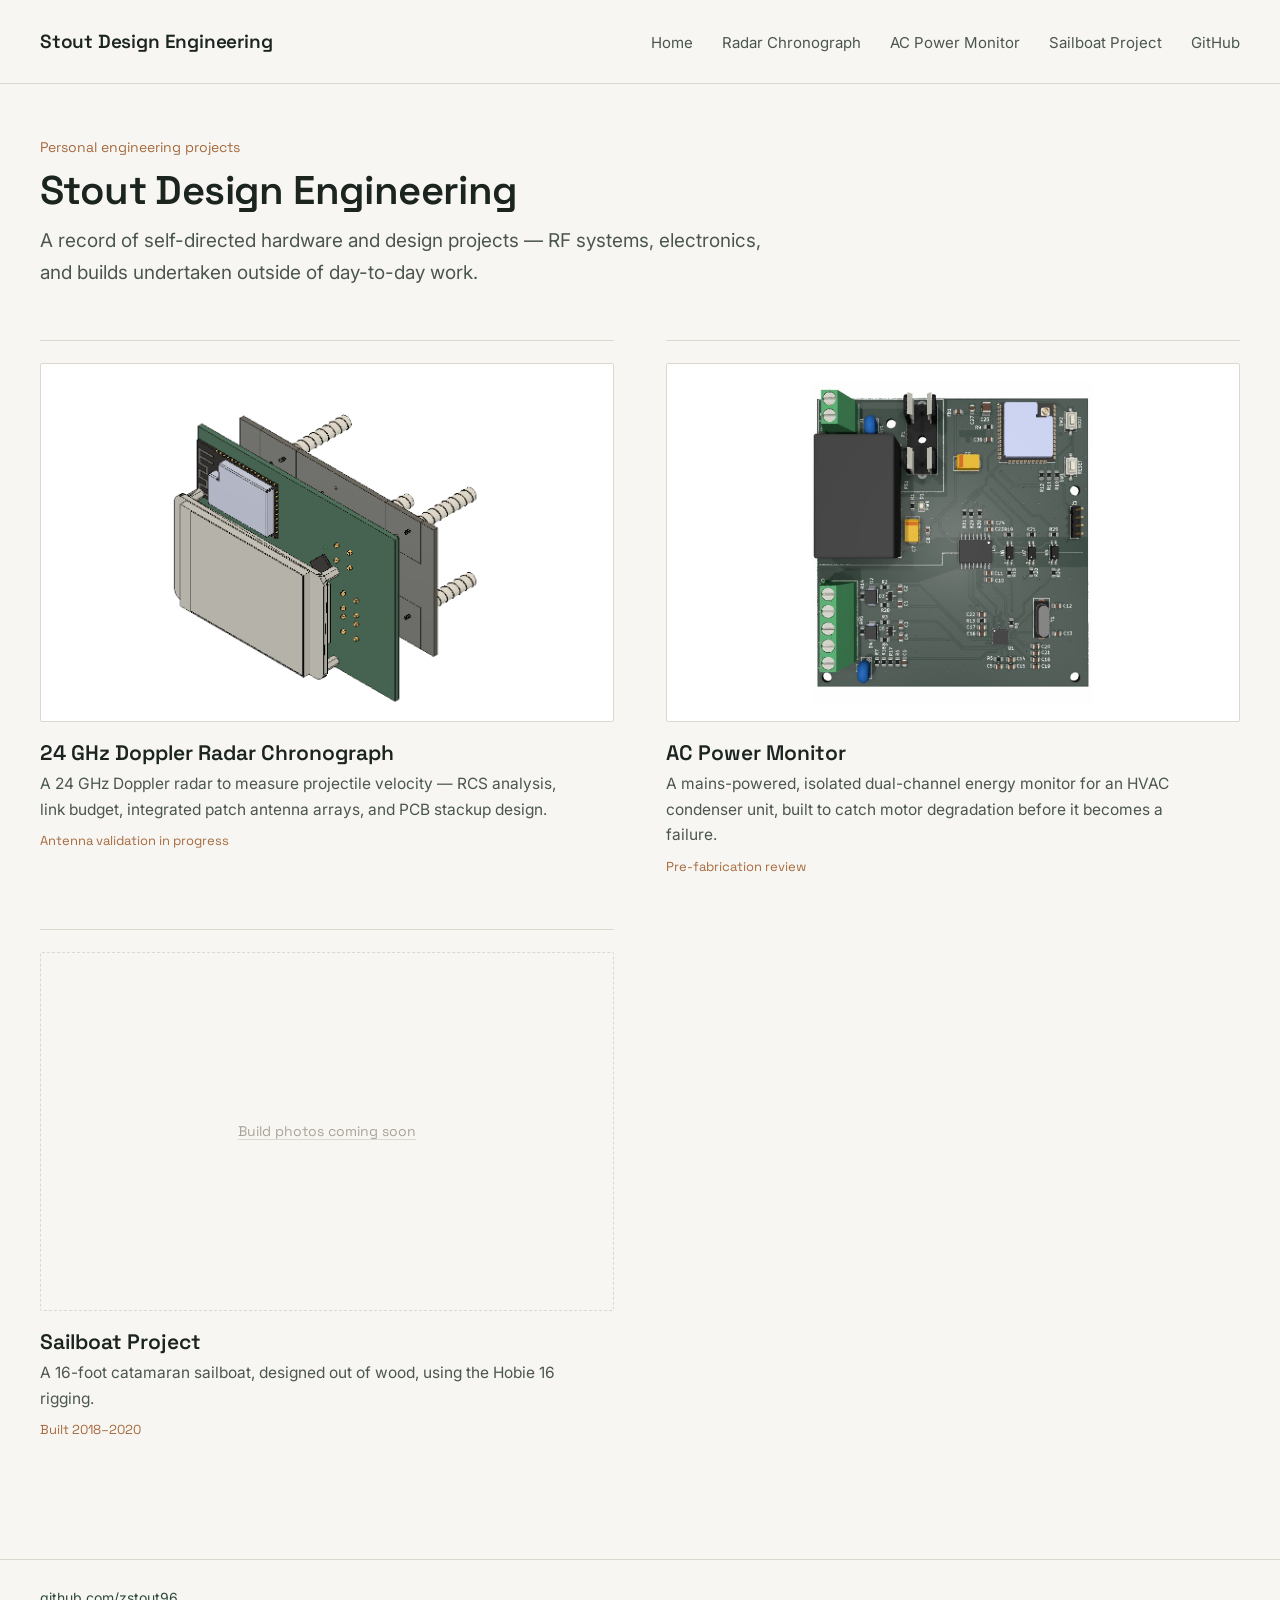
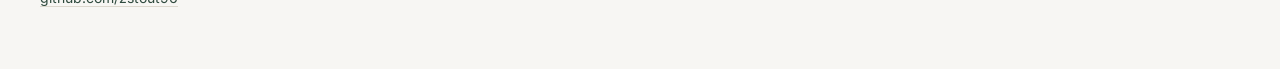
<file: index.html>
<!DOCTYPE html>
<html lang="en">
<head>
<meta charset="UTF-8">
<meta name="viewport" content="width=device-width, initial-scale=1">
<title>Stout Design Engineering</title>
<meta name="description" content="Personal engineering projects by Zack Stout — RF, electronics, and design builds.">
<link rel="preconnect" href="https://fonts.googleapis.com">
<link href="https://fonts.googleapis.com/css2?family=Space+Grotesk:wght@500;600&family=Inter:wght@400;500&display=swap" rel="stylesheet">
<link rel="stylesheet" href="assets/css/style.css">
</head>
<body>

<header class="site-header">
  <div class="site-header-inner shell">
    <a class="site-title" href="/">Stout Design Engineering</a>
    <nav class="site-nav">
      <a href="/">Home</a>
      <a href="/projects/radar-chronograph.html">Radar Chronograph</a>
      <a href="/projects/ac-power-monitor.html">AC Power Monitor</a>
      <a href="/projects/sailboat-project.html">Sailboat Project</a>
      <a href="https://github.com/zstout96">GitHub</a>
    </nav>
  </div>
</header>

<main class="shell">
  <div class="home-head">
    <p class="eyebrow">Personal engineering projects</p>
    <h1 class="page-title">Stout Design Engineering</h1>
    <p class="page-dek">A record of self-directed hardware and design projects — RF systems, electronics, and builds undertaken outside of day-to-day work.</p>
  </div>

  <ul class="project-grid">
    <li>
      <a href="/projects/radar-chronograph.html"><img class="thumb" src="assets/images/radar-chronograph-hero.png" alt="CAD render of the radar chronograph transceiver and antenna boards"></a>
      <h2><a href="/projects/radar-chronograph.html">24 GHz Doppler Radar Chronograph</a></h2>
      <p>A 24 GHz Doppler radar to measure projectile velocity — RCS analysis, link budget, integrated patch antenna arrays, and PCB stackup design.</p>
      <p class="meta">Antenna validation in progress</p>
    </li>
    <li>
      <a href="/projects/ac-power-monitor.html"><img class="thumb" src="assets/images/ac-power-monitor-top.png" alt="Render of the AC power monitor circuit board"></a>
      <h2><a href="/projects/ac-power-monitor.html">AC Power Monitor</a></h2>
      <p>A mains-powered, isolated dual-channel energy monitor for an HVAC condenser unit, built to catch motor degradation before it becomes a failure.</p>
      <p class="meta">Pre-fabrication review</p>
    </li>
    <li>
      <a href="/projects/sailboat-project.html"><span class="thumb-none">Build photos coming soon</span></a>
      <h2><a href="/projects/sailboat-project.html">Sailboat Project</a></h2>
      <p>A 16-foot catamaran sailboat, designed out of wood, using the Hobie 16 rigging.</p>
      <p class="meta">Built 2018–2020</p>
    </li>
  </ul>
</main>

<footer class="site-footer">
  <div class="shell">
    <a href="https://github.com/zstout96">github.com/zstout96</a>
  </div>
</footer>

<script src="./assets/js/site.js"></script>

</body>
</html>
</file>
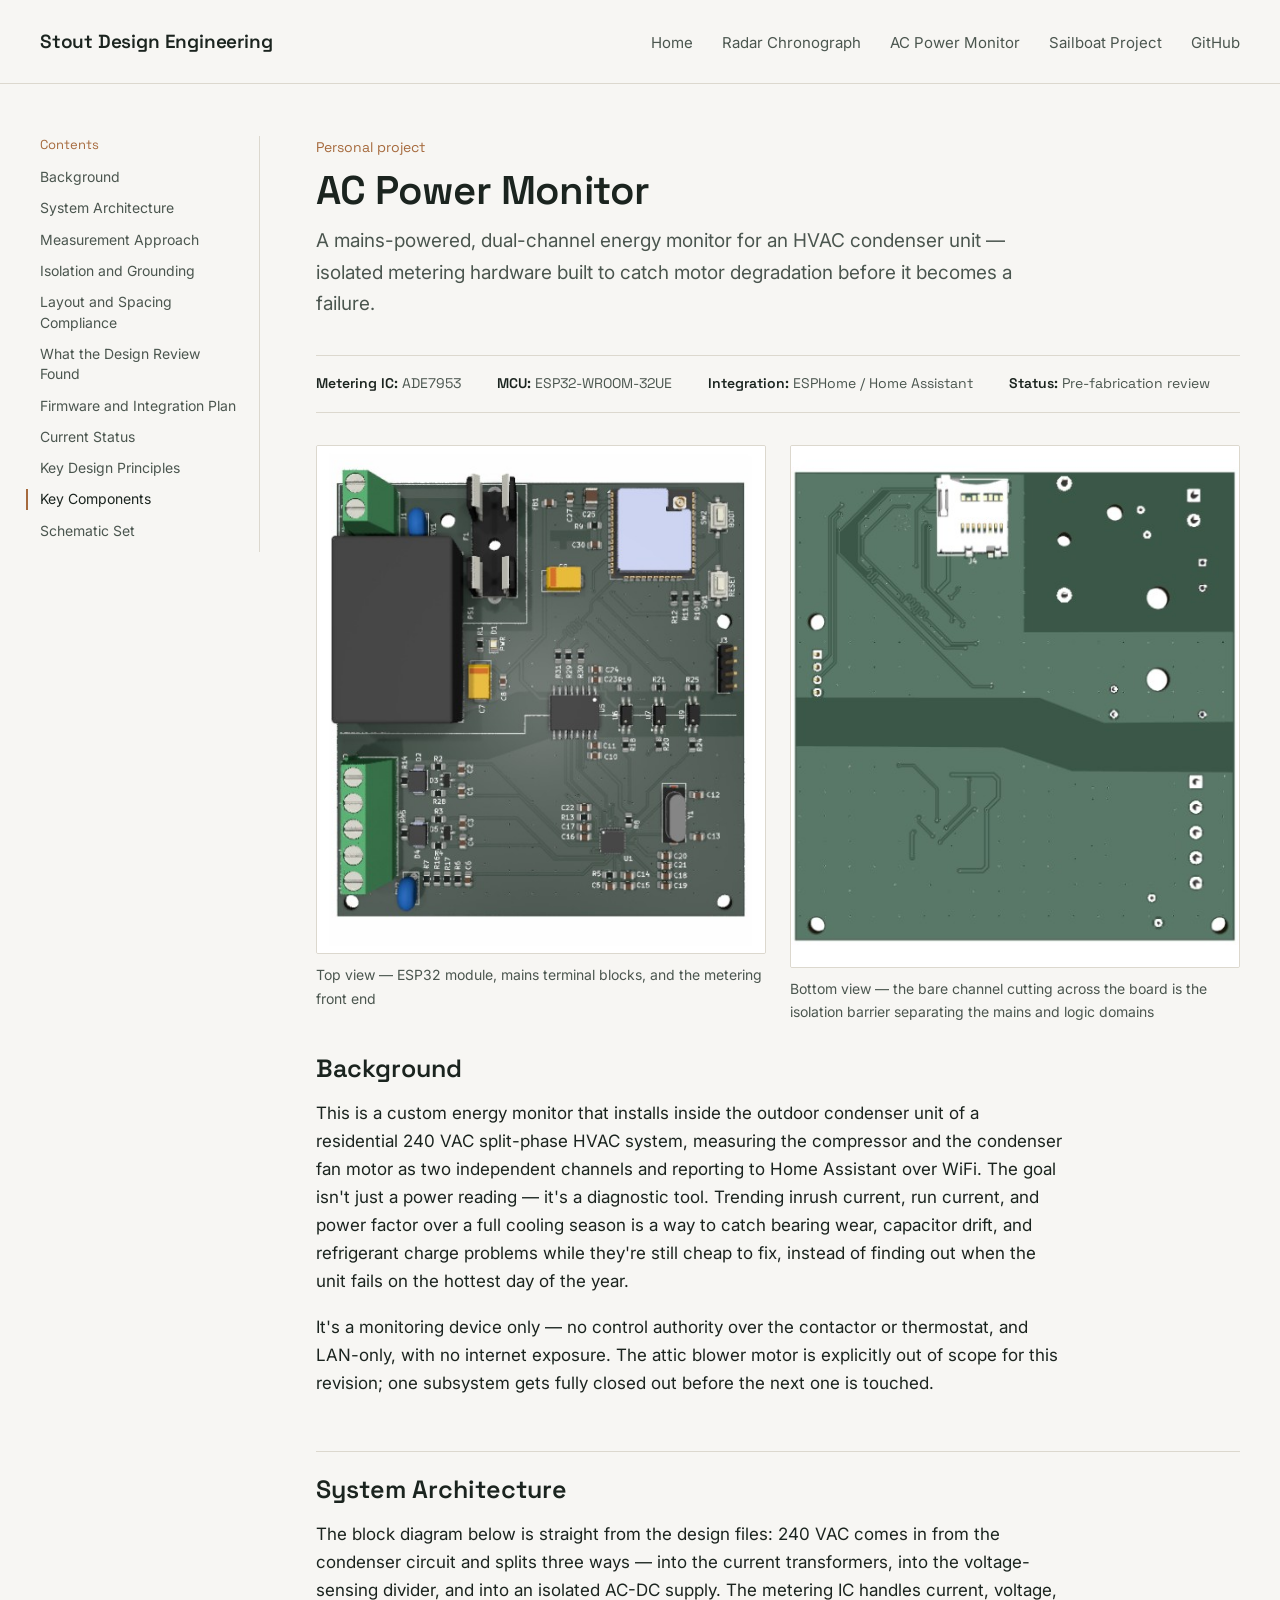
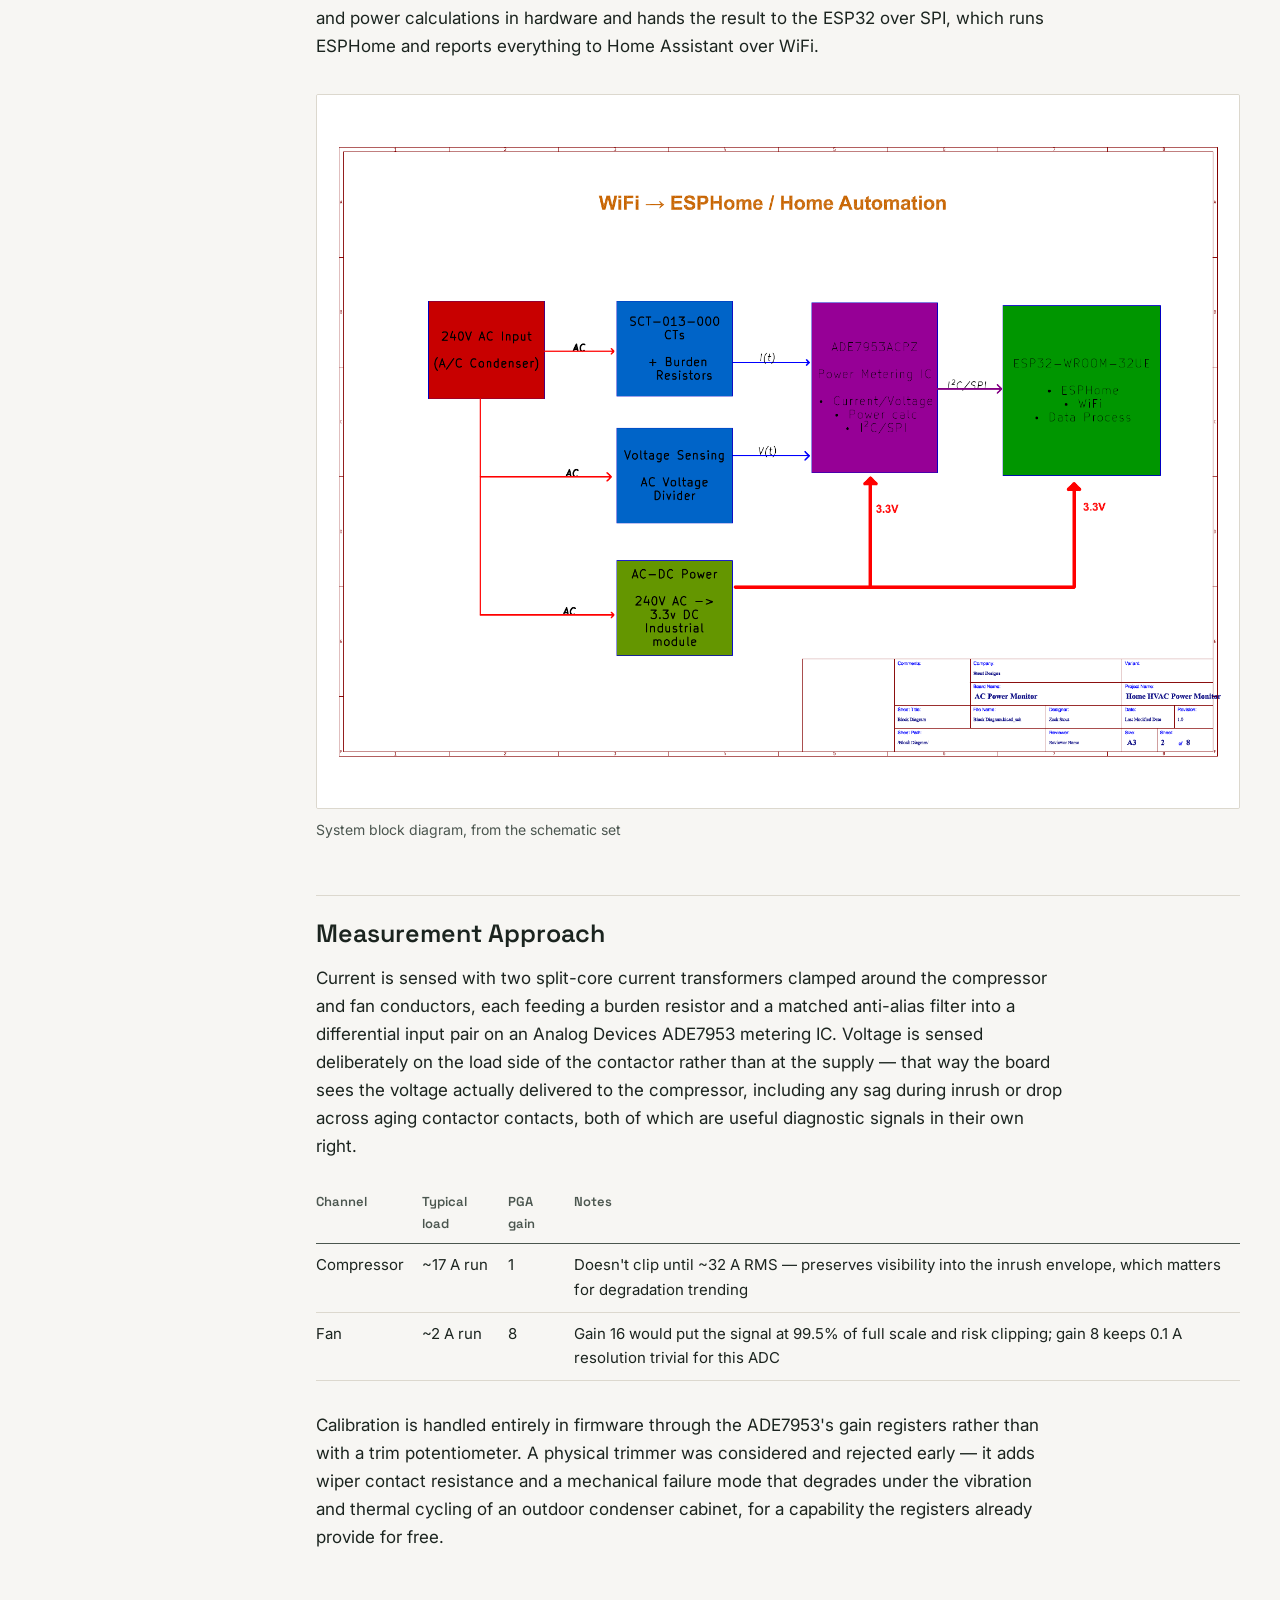
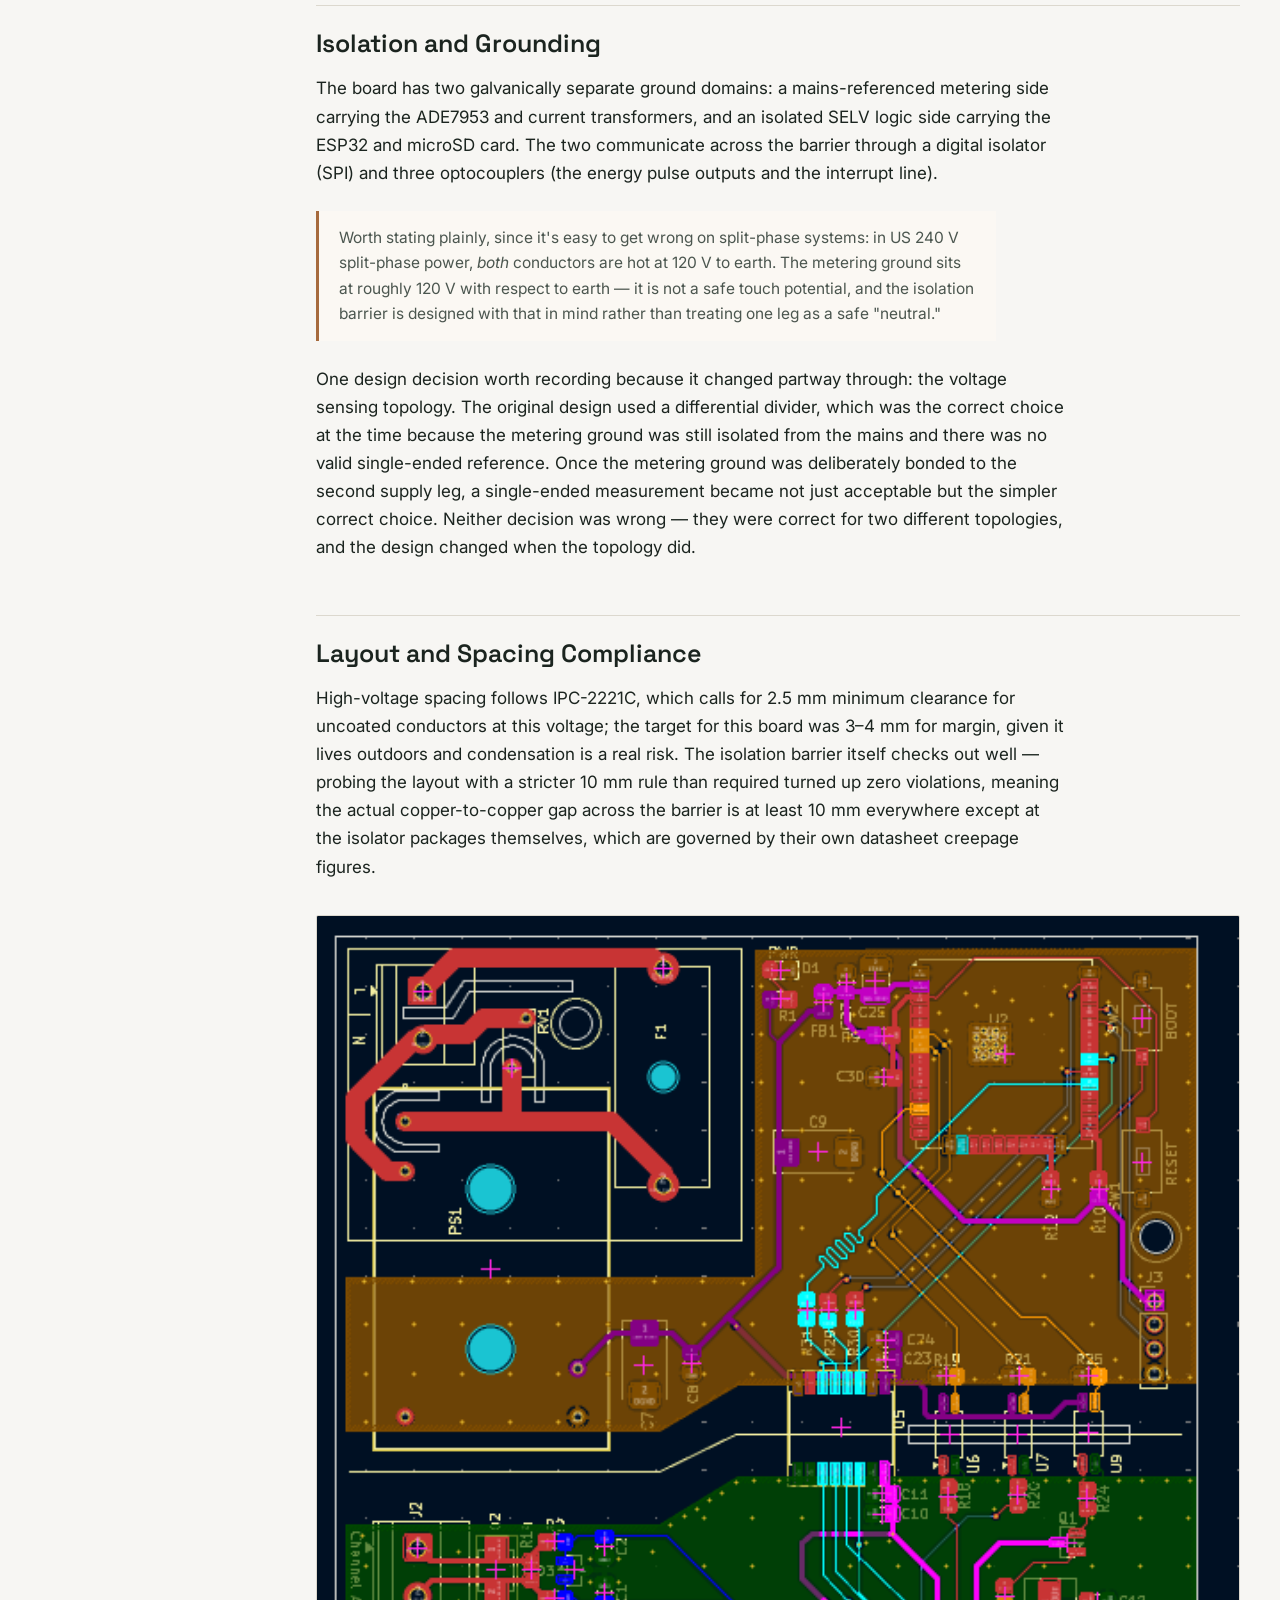
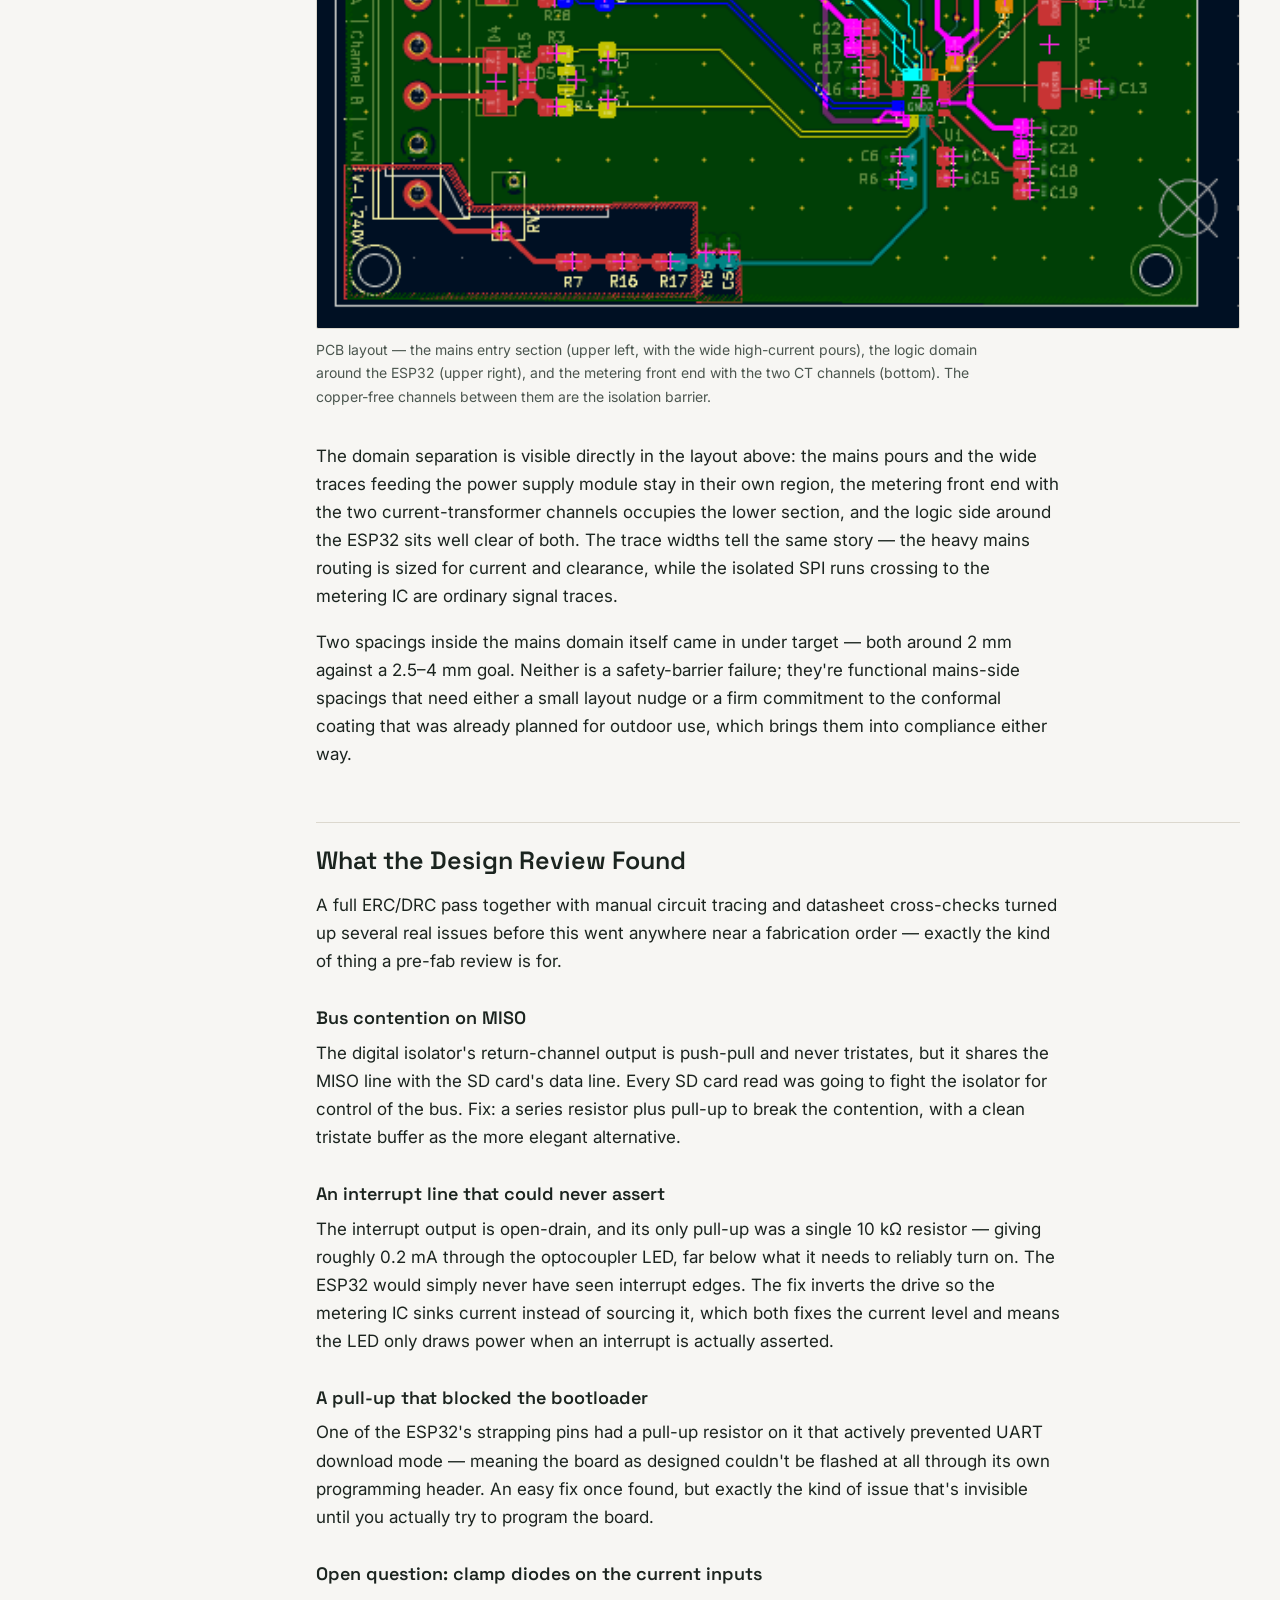
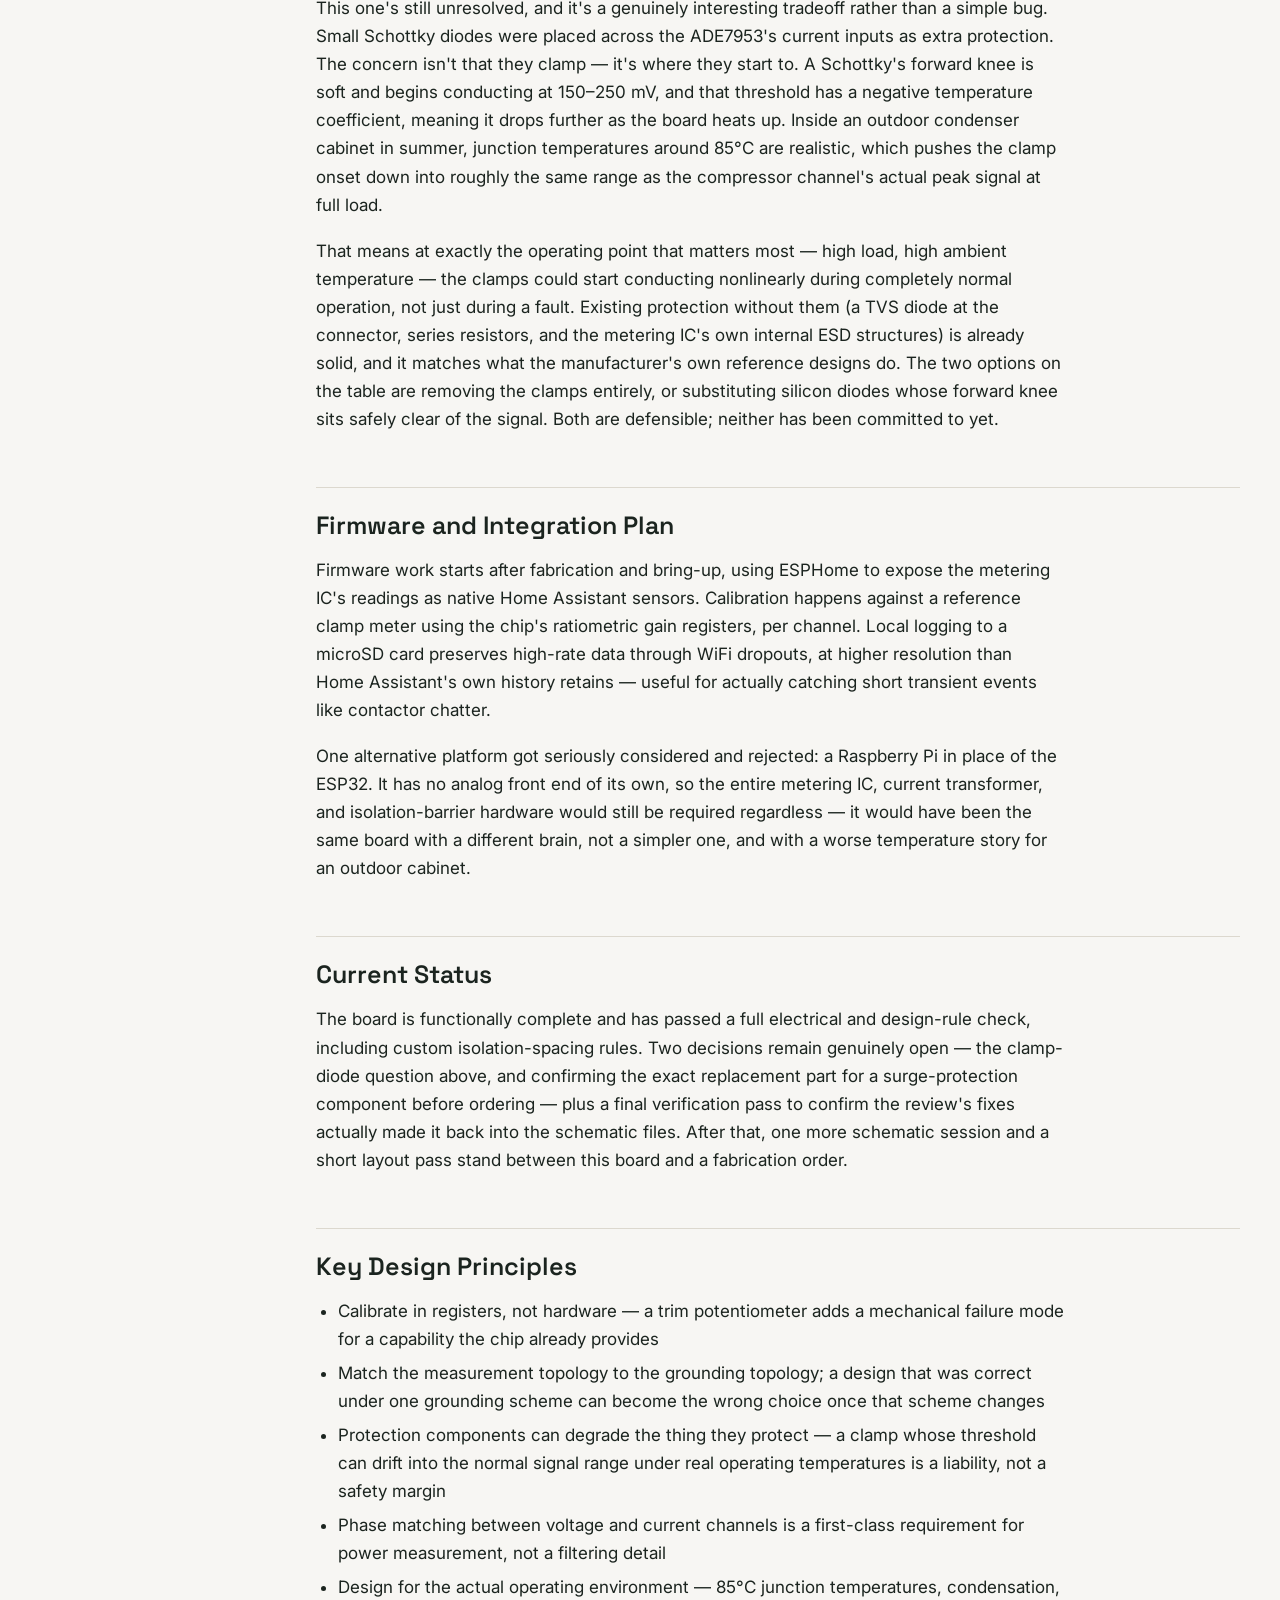
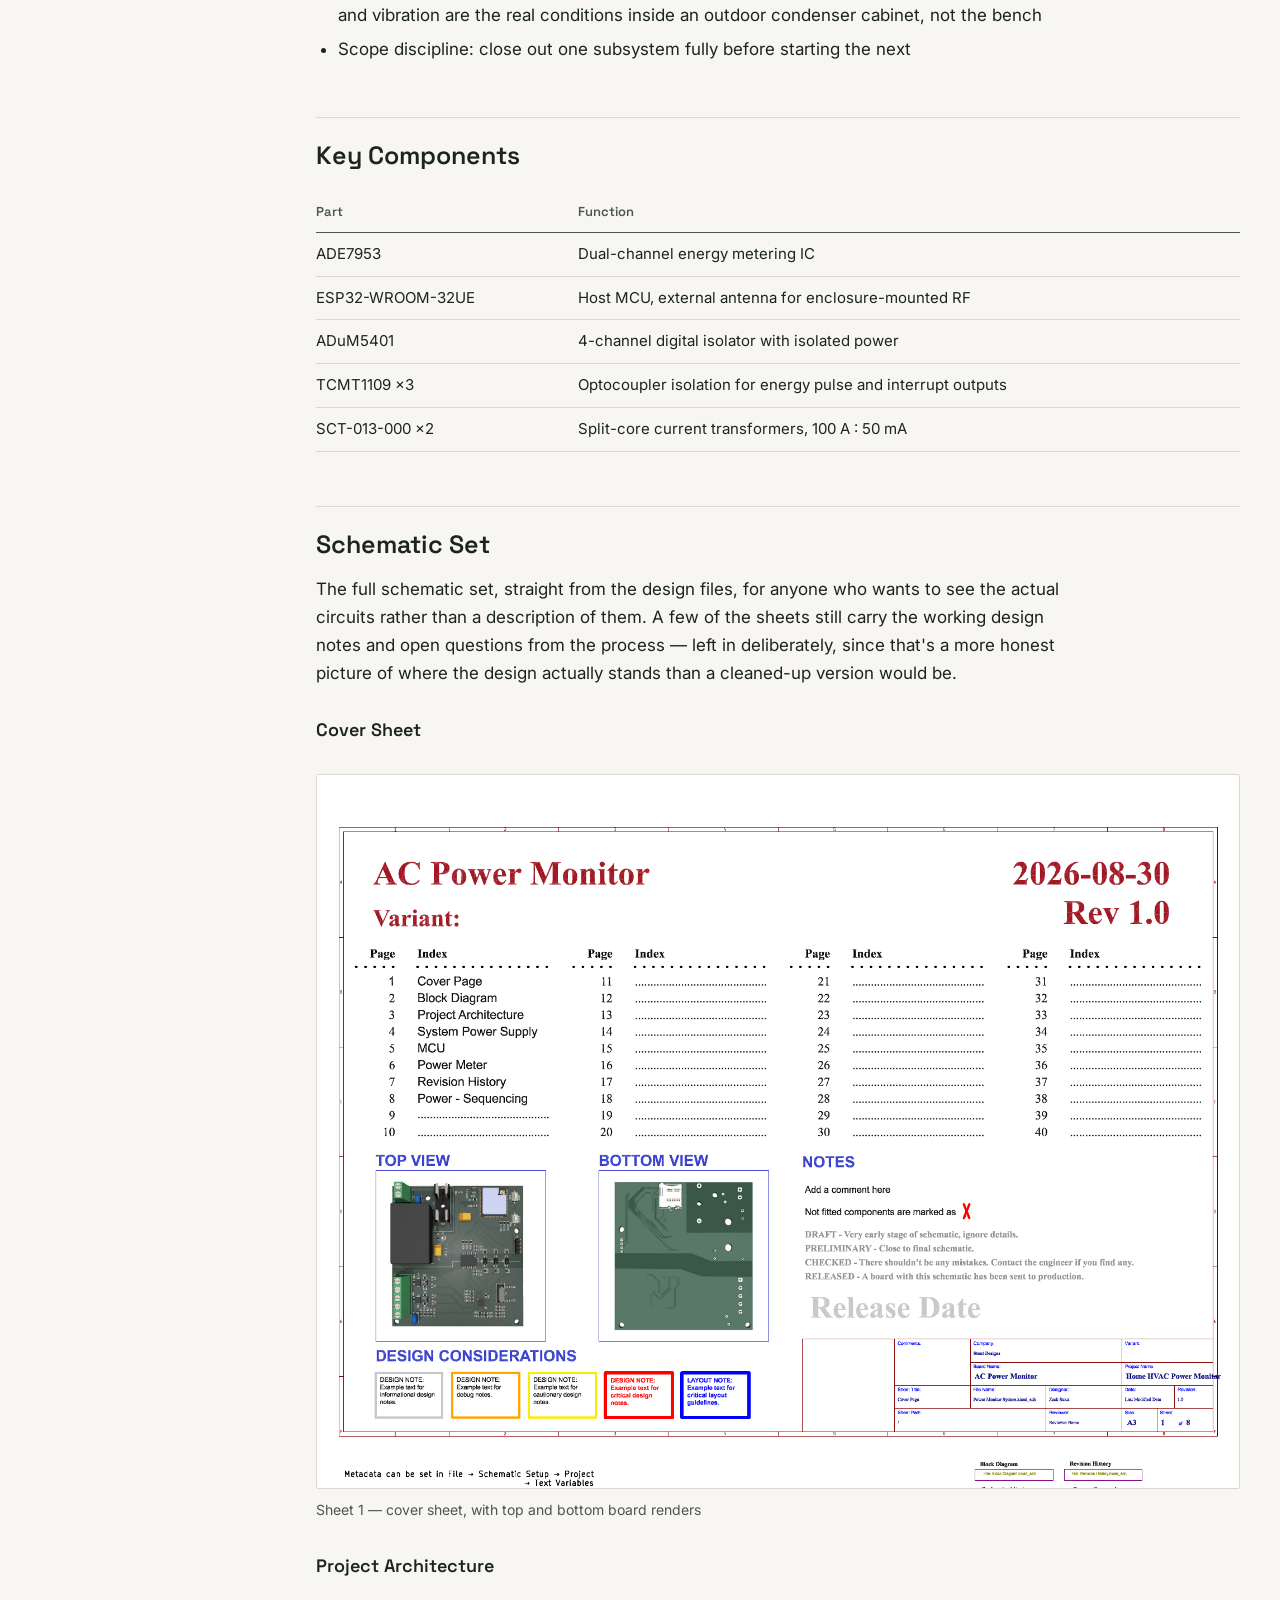
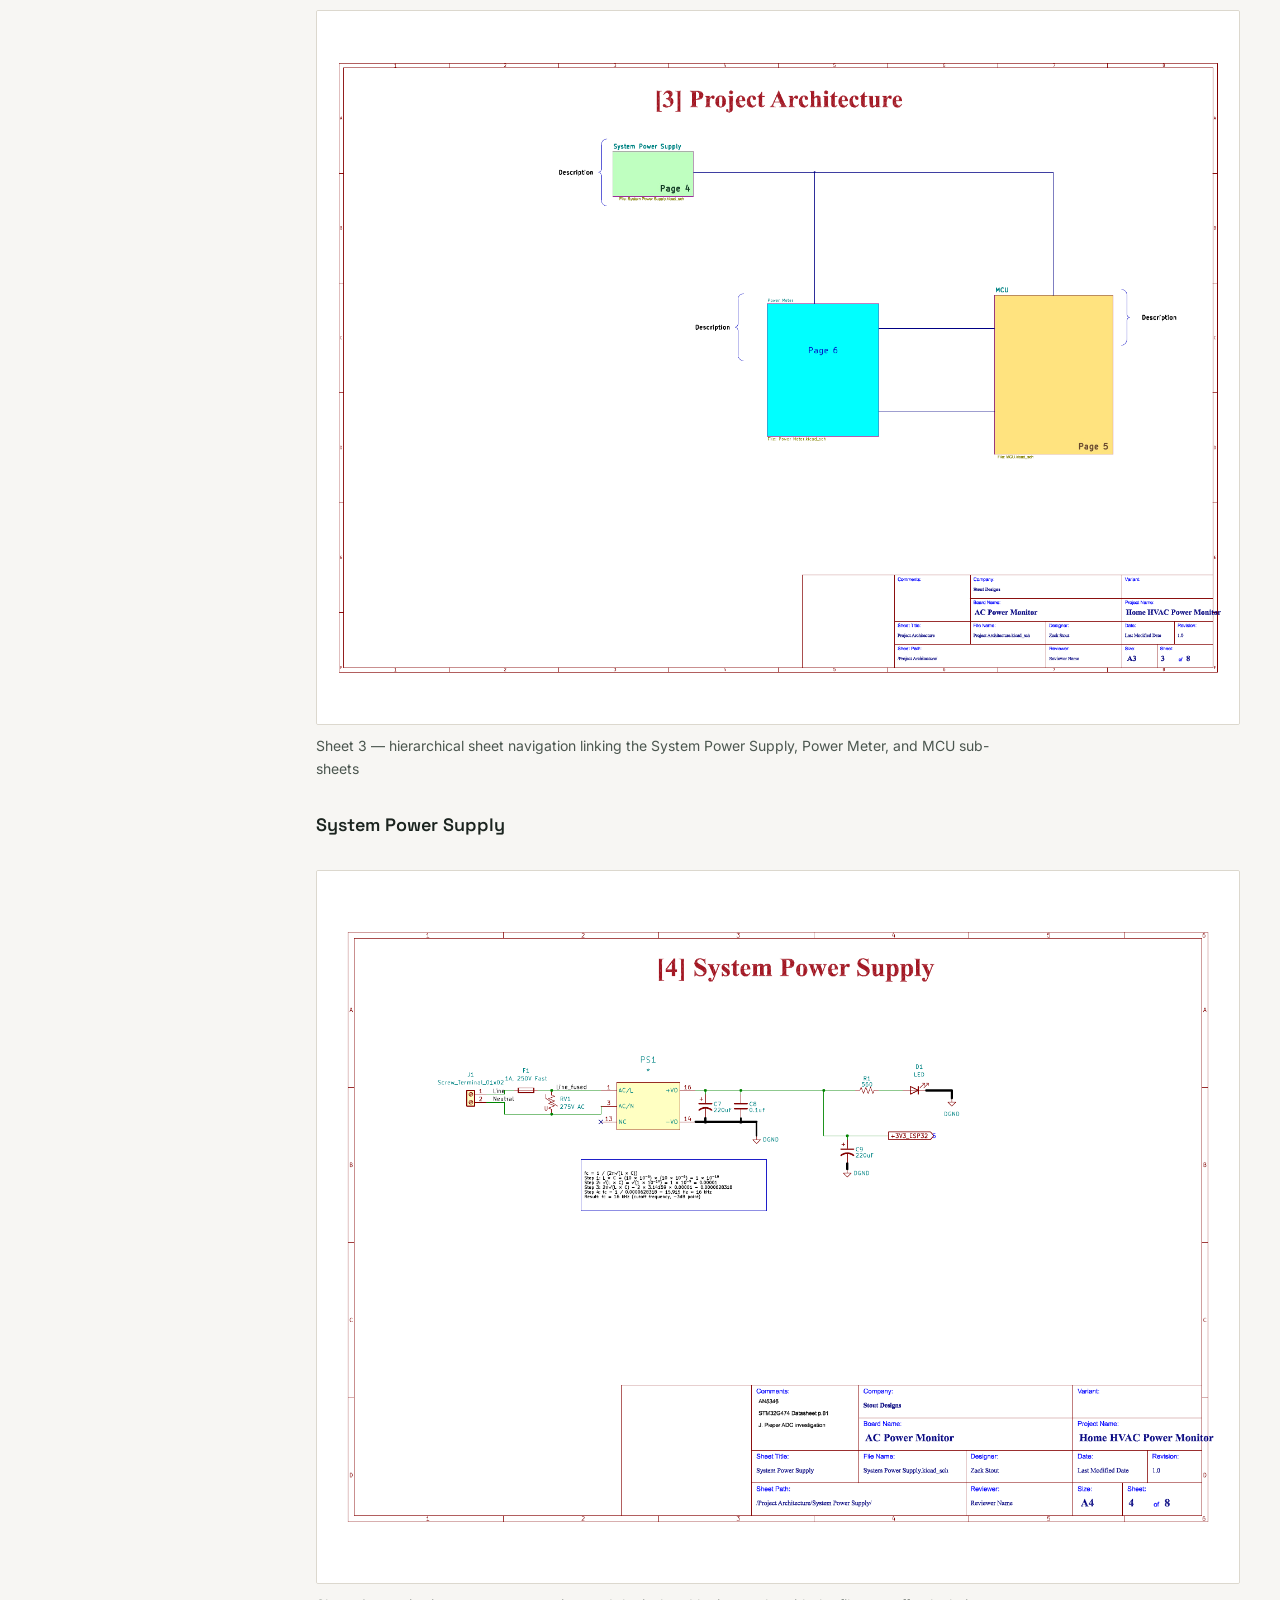
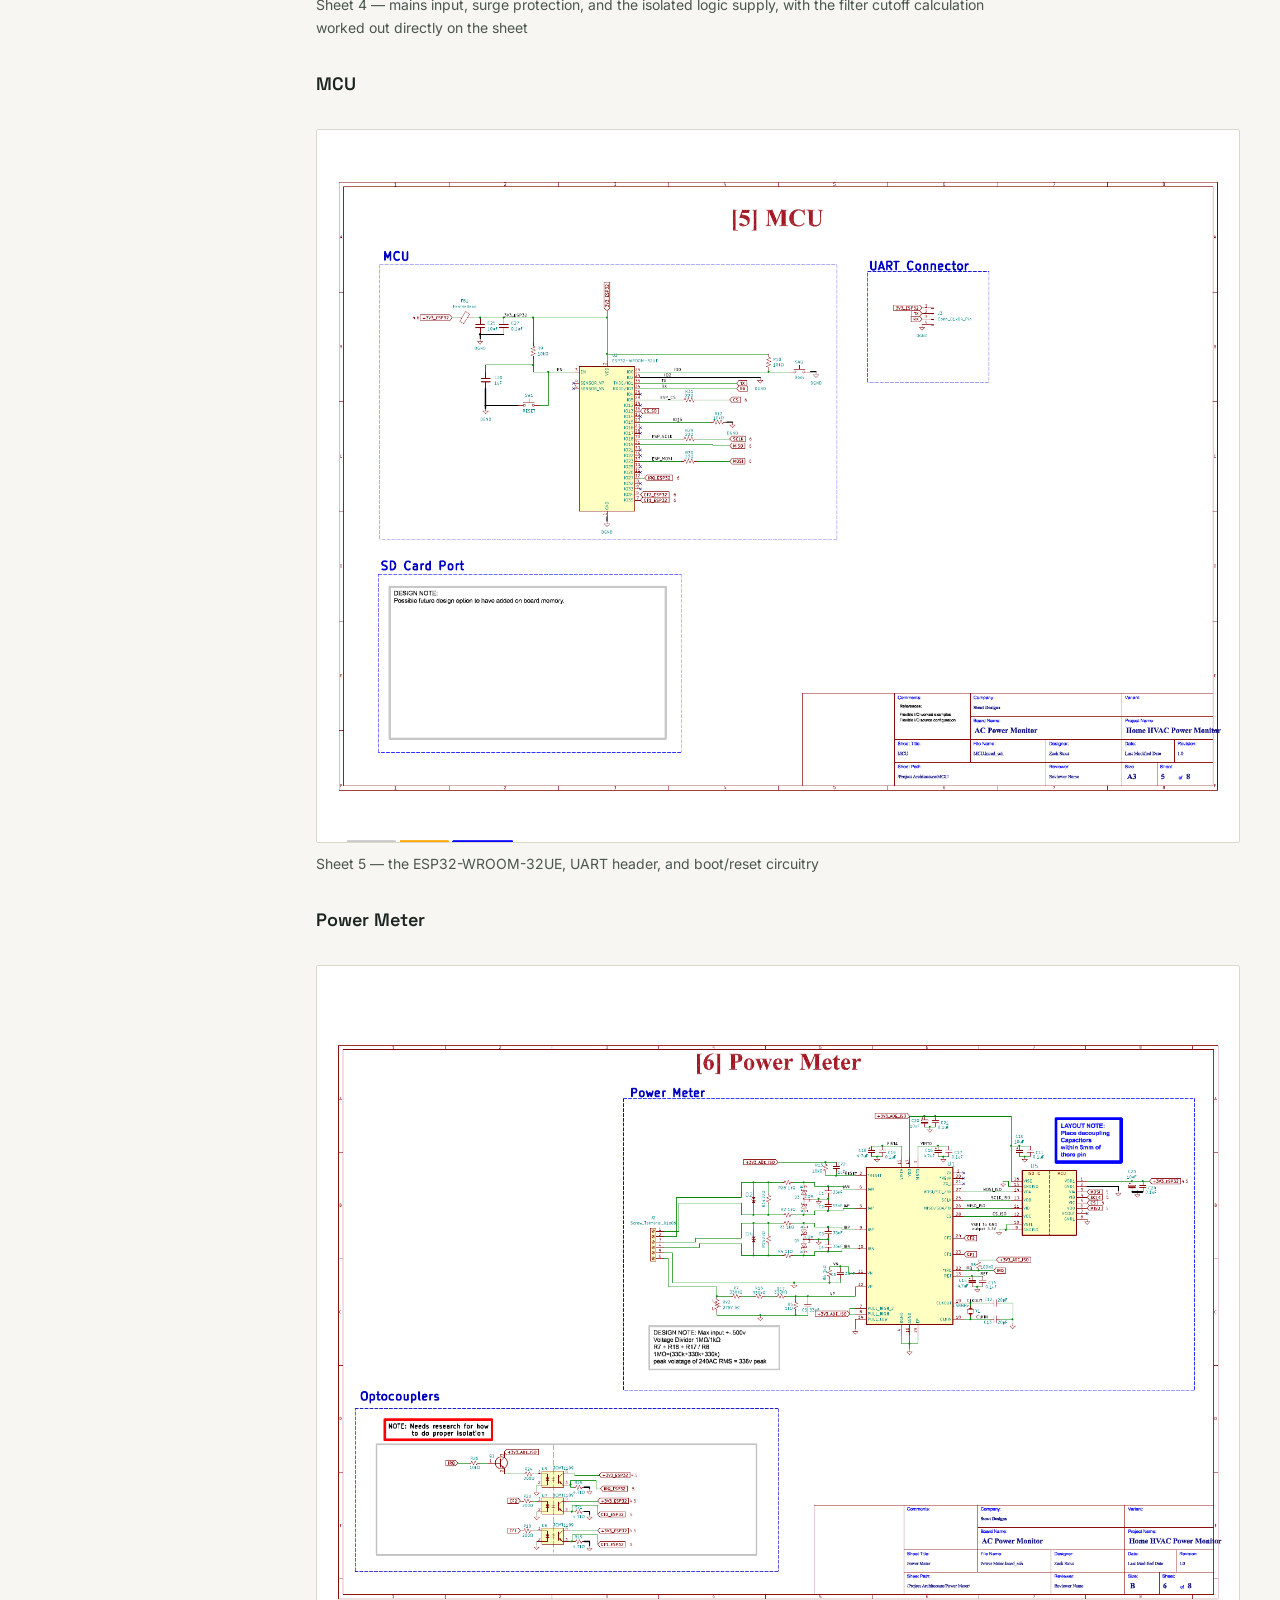
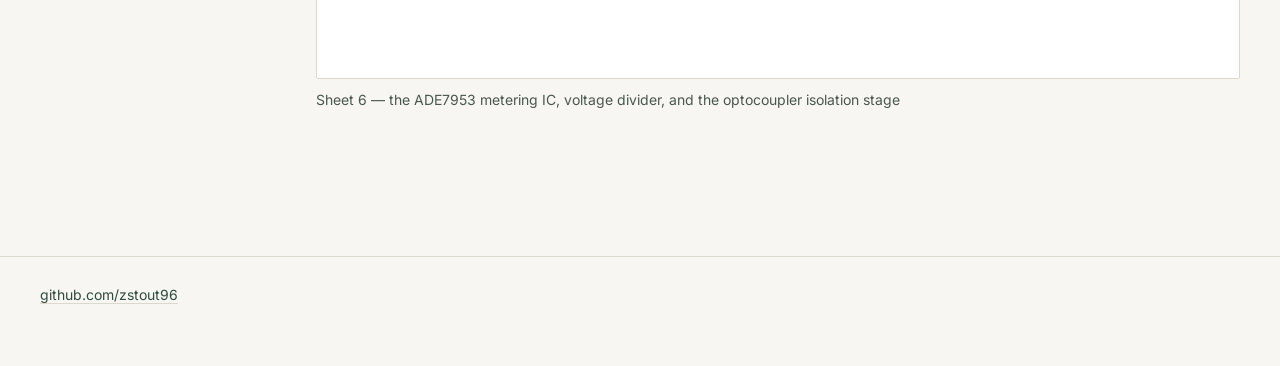
<file: projects/ac-power-monitor.html>
<!DOCTYPE html>
<html lang="en">
<head>
<meta charset="UTF-8">
<meta name="viewport" content="width=device-width, initial-scale=1">
<title>AC Power Monitor — Stout Design Engineering</title>
<meta name="description" content="A mains-powered, dual-channel AC energy monitor for an HVAC condenser unit — isolated metering, fault detection, and Home Assistant integration.">
<link rel="preconnect" href="https://fonts.googleapis.com">
<link href="https://fonts.googleapis.com/css2?family=Space+Grotesk:wght@500;600&family=Inter:wght@400;500&display=swap" rel="stylesheet">
<link rel="stylesheet" href="../assets/css/style.css">
</head>
<body>

<header class="site-header">
  <div class="site-header-inner shell">
    <a class="site-title" href="/">Stout Design Engineering</a>
    <nav class="site-nav">
      <a href="/">Home</a>
      <a href="/projects/radar-chronograph.html">Radar Chronograph</a>
      <a href="/projects/ac-power-monitor.html">AC Power Monitor</a>
      <a href="/projects/sailboat-project.html">Sailboat Project</a>
      <a href="https://github.com/zstout96">GitHub</a>
    </nav>
  </div>
</header>

<main class="shell">
  <div class="layout">
    <aside class="rail">
      <p class="rail-label">Contents</p>
      <nav id="toc"></nav>
    </aside>
    <div class="content">

  <p class="eyebrow">Personal project</p>
  <h1 class="page-title">AC Power Monitor</h1>
  <p class="page-dek">A mains-powered, dual-channel energy monitor for an HVAC condenser unit — isolated metering hardware built to catch motor degradation before it becomes a failure.</p>

  <div class="specs">
    <span><strong>Metering IC:</strong> ADE7953</span>
    <span><strong>MCU:</strong> ESP32-WROOM-32UE</span>
    <span><strong>Integration:</strong> ESPHome / Home Assistant</span>
    <span><strong>Status:</strong> Pre-fabrication review</span>
  </div>

  <div class="image-row">
    <figure>
      <img src="../assets/images/ac-power-monitor-top.png" alt="Top view render of the AC power monitor PCB, showing the ESP32 module, terminal blocks, power supply, and metering components">
      <figcaption>Top view — ESP32 module, mains terminal blocks, and the metering front end</figcaption>
    </figure>
    <figure>
      <img src="../assets/images/ac-power-monitor-bottom.png" alt="Bottom view render of the AC power monitor PCB, showing the microSD socket and a visible bare-copper isolation channel separating the mains and logic domains">
      <figcaption>Bottom view — the bare channel cutting across the board is the isolation barrier separating the mains and logic domains</figcaption>
    </figure>
  </div>

  <article>
    <h2>Background</h2>
    <p>This is a custom energy monitor that installs inside the outdoor condenser unit of a residential 240 VAC split-phase HVAC system, measuring the compressor and the condenser fan motor as two independent channels and reporting to Home Assistant over WiFi. The goal isn't just a power reading — it's a diagnostic tool. Trending inrush current, run current, and power factor over a full cooling season is a way to catch bearing wear, capacitor drift, and refrigerant charge problems while they're still cheap to fix, instead of finding out when the unit fails on the hottest day of the year.</p>
    <p>It's a monitoring device only — no control authority over the contactor or thermostat, and LAN-only, with no internet exposure. The attic blower motor is explicitly out of scope for this revision; one subsystem gets fully closed out before the next one is touched.</p>

    <h2>System Architecture</h2>
    <p>The block diagram below is straight from the design files: 240 VAC comes in from the condenser circuit and splits three ways — into the current transformers, into the voltage-sensing divider, and into an isolated AC-DC supply. The metering IC handles current, voltage, and power calculations in hardware and hands the result to the ESP32 over SPI, which runs ESPHome and reports everything to Home Assistant over WiFi.</p>

    <figure class="schematic-figure">
      <img src="../assets/images/ac-power-monitor-sheet2-blockdiagram.png" alt="Block diagram showing 240V AC input splitting into current transformers, voltage sensing, and an isolated power supply, feeding an ADE7953 power metering IC, which connects over I2C/SPI to an ESP32-WROOM-32UE running ESPHome and WiFi">
      <figcaption>System block diagram, from the schematic set</figcaption>
    </figure>

    <h2>Measurement Approach</h2>
    <p>Current is sensed with two split-core current transformers clamped around the compressor and fan conductors, each feeding a burden resistor and a matched anti-alias filter into a differential input pair on an Analog Devices ADE7953 metering IC. Voltage is sensed deliberately on the load side of the contactor rather than at the supply — that way the board sees the voltage actually delivered to the compressor, including any sag during inrush or drop across aging contactor contacts, both of which are useful diagnostic signals in their own right.</p>

    <table>
      <tr><th>Channel</th><th>Typical load</th><th>PGA gain</th><th>Notes</th></tr>
      <tr><td>Compressor</td><td>~17 A run</td><td>1</td><td>Doesn't clip until ~32 A RMS — preserves visibility into the inrush envelope, which matters for degradation trending</td></tr>
      <tr><td>Fan</td><td>~2 A run</td><td>8</td><td>Gain 16 would put the signal at 99.5% of full scale and risk clipping; gain 8 keeps 0.1 A resolution trivial for this ADC</td></tr>
    </table>

    <p>Calibration is handled entirely in firmware through the ADE7953's gain registers rather than with a trim potentiometer. A physical trimmer was considered and rejected early — it adds wiper contact resistance and a mechanical failure mode that degrades under the vibration and thermal cycling of an outdoor condenser cabinet, for a capability the registers already provide for free.</p>

    <h2>Isolation and Grounding</h2>
    <p>The board has two galvanically separate ground domains: a mains-referenced metering side carrying the ADE7953 and current transformers, and an isolated SELV logic side carrying the ESP32 and microSD card. The two communicate across the barrier through a digital isolator (SPI) and three optocouplers (the energy pulse outputs and the interrupt line).</p>
    <div class="callout">Worth stating plainly, since it's easy to get wrong on split-phase systems: in US 240 V split-phase power, <em>both</em> conductors are hot at 120 V to earth. The metering ground sits at roughly 120 V with respect to earth — it is not a safe touch potential, and the isolation barrier is designed with that in mind rather than treating one leg as a safe "neutral."</div>

    <p>One design decision worth recording because it changed partway through: the voltage sensing topology. The original design used a differential divider, which was the correct choice at the time because the metering ground was still isolated from the mains and there was no valid single-ended reference. Once the metering ground was deliberately bonded to the second supply leg, a single-ended measurement became not just acceptable but the simpler correct choice. Neither decision was wrong — they were correct for two different topologies, and the design changed when the topology did.</p>

    <h2>Layout and Spacing Compliance</h2>
    <p>High-voltage spacing follows IPC-2221C, which calls for 2.5 mm minimum clearance for uncoated conductors at this voltage; the target for this board was 3–4 mm for margin, given it lives outdoors and condensation is a real risk. The isolation barrier itself checks out well — probing the layout with a stricter 10 mm rule than required turned up zero violations, meaning the actual copper-to-copper gap across the barrier is at least 10 mm everywhere except at the isolator packages themselves, which are governed by their own datasheet creepage figures.</p>

    <figure class="schematic-figure">
      <img src="../assets/images/ac-power-monitor-layout.png" alt="KiCad PCB layout view showing three separated domains: the mains power entry section with wide high-current traces at upper left, the ESP32 logic section at upper right, and the metering section with channel A and B current transformer inputs across the bottom, with visible copper-free gaps between domains">
      <figcaption>PCB layout — the mains entry section (upper left, with the wide high-current pours), the logic domain around the ESP32 (upper right), and the metering front end with the two CT channels (bottom). The copper-free channels between them are the isolation barrier.</figcaption>
    </figure>

    <p>The domain separation is visible directly in the layout above: the mains pours and the wide traces feeding the power supply module stay in their own region, the metering front end with the two current-transformer channels occupies the lower section, and the logic side around the ESP32 sits well clear of both. The trace widths tell the same story — the heavy mains routing is sized for current and clearance, while the isolated SPI runs crossing to the metering IC are ordinary signal traces.</p>

    <p>Two spacings inside the mains domain itself came in under target — both around 2 mm against a 2.5–4 mm goal. Neither is a safety-barrier failure; they're functional mains-side spacings that need either a small layout nudge or a firm commitment to the conformal coating that was already planned for outdoor use, which brings them into compliance either way.</p>

    <h2>What the Design Review Found</h2>
    <p>A full ERC/DRC pass together with manual circuit tracing and datasheet cross-checks turned up several real issues before this went anywhere near a fabrication order — exactly the kind of thing a pre-fab review is for.</p>

    <h3>Bus contention on MISO</h3>
    <p>The digital isolator's return-channel output is push-pull and never tristates, but it shares the MISO line with the SD card's data line. Every SD card read was going to fight the isolator for control of the bus. Fix: a series resistor plus pull-up to break the contention, with a clean tristate buffer as the more elegant alternative.</p>

    <h3>An interrupt line that could never assert</h3>
    <p>The interrupt output is open-drain, and its only pull-up was a single 10 kΩ resistor — giving roughly 0.2 mA through the optocoupler LED, far below what it needs to reliably turn on. The ESP32 would simply never have seen interrupt edges. The fix inverts the drive so the metering IC sinks current instead of sourcing it, which both fixes the current level and means the LED only draws power when an interrupt is actually asserted.</p>

    <h3>A pull-up that blocked the bootloader</h3>
    <p>One of the ESP32's strapping pins had a pull-up resistor on it that actively prevented UART download mode — meaning the board as designed couldn't be flashed at all through its own programming header. An easy fix once found, but exactly the kind of issue that's invisible until you actually try to program the board.</p>

    <h3>Open question: clamp diodes on the current inputs</h3>
    <p>This one's still unresolved, and it's a genuinely interesting tradeoff rather than a simple bug. Small Schottky diodes were placed across the ADE7953's current inputs as extra protection. The concern isn't that they clamp — it's where they start to. A Schottky's forward knee is soft and begins conducting at 150–250 mV, and that threshold has a negative temperature coefficient, meaning it drops further as the board heats up. Inside an outdoor condenser cabinet in summer, junction temperatures around 85°C are realistic, which pushes the clamp onset down into roughly the same range as the compressor channel's actual peak signal at full load.</p>
    <p>That means at exactly the operating point that matters most — high load, high ambient temperature — the clamps could start conducting nonlinearly during completely normal operation, not just during a fault. Existing protection without them (a TVS diode at the connector, series resistors, and the metering IC's own internal ESD structures) is already solid, and it matches what the manufacturer's own reference designs do. The two options on the table are removing the clamps entirely, or substituting silicon diodes whose forward knee sits safely clear of the signal. Both are defensible; neither has been committed to yet.</p>

    <h2>Firmware and Integration Plan</h2>
    <p>Firmware work starts after fabrication and bring-up, using ESPHome to expose the metering IC's readings as native Home Assistant sensors. Calibration happens against a reference clamp meter using the chip's ratiometric gain registers, per channel. Local logging to a microSD card preserves high-rate data through WiFi dropouts, at higher resolution than Home Assistant's own history retains — useful for actually catching short transient events like contactor chatter.</p>
    <p>One alternative platform got seriously considered and rejected: a Raspberry Pi in place of the ESP32. It has no analog front end of its own, so the entire metering IC, current transformer, and isolation-barrier hardware would still be required regardless — it would have been the same board with a different brain, not a simpler one, and with a worse temperature story for an outdoor cabinet.</p>

    <h2>Current Status</h2>
    <p>The board is functionally complete and has passed a full electrical and design-rule check, including custom isolation-spacing rules. Two decisions remain genuinely open — the clamp-diode question above, and confirming the exact replacement part for a surge-protection component before ordering — plus a final verification pass to confirm the review's fixes actually made it back into the schematic files. After that, one more schematic session and a short layout pass stand between this board and a fabrication order.</p>

    <h2>Key Design Principles</h2>
    <ul>
      <li>Calibrate in registers, not hardware — a trim potentiometer adds a mechanical failure mode for a capability the chip already provides</li>
      <li>Match the measurement topology to the grounding topology; a design that was correct under one grounding scheme can become the wrong choice once that scheme changes</li>
      <li>Protection components can degrade the thing they protect — a clamp whose threshold can drift into the normal signal range under real operating temperatures is a liability, not a safety margin</li>
      <li>Phase matching between voltage and current channels is a first-class requirement for power measurement, not a filtering detail</li>
      <li>Design for the actual operating environment — 85°C junction temperatures, condensation, and vibration are the real conditions inside an outdoor condenser cabinet, not the bench</li>
      <li>Scope discipline: close out one subsystem fully before starting the next</li>
    </ul>

    <h2>Key Components</h2>
    <table>
      <tr><th>Part</th><th>Function</th></tr>
      <tr><td>ADE7953</td><td>Dual-channel energy metering IC</td></tr>
      <tr><td>ESP32-WROOM-32UE</td><td>Host MCU, external antenna for enclosure-mounted RF</td></tr>
      <tr><td>ADuM5401</td><td>4-channel digital isolator with isolated power</td></tr>
      <tr><td>TCMT1109 ×3</td><td>Optocoupler isolation for energy pulse and interrupt outputs</td></tr>
      <tr><td>SCT-013-000 ×2</td><td>Split-core current transformers, 100 A : 50 mA</td></tr>
    </table>

    <h2 class="schematic-gallery">Schematic Set</h2>
    <p>The full schematic set, straight from the design files, for anyone who wants to see the actual circuits rather than a description of them. A few of the sheets still carry the working design notes and open questions from the process — left in deliberately, since that's a more honest picture of where the design actually stands than a cleaned-up version would be.</p>

    <h3>Cover Sheet</h3>
    <figure class="schematic-figure">
      <img src="../assets/images/ac-power-monitor-sheet1-cover.png" alt="Cover sheet of the AC Power Monitor schematic set, showing top and bottom board renders and the document index">
      <figcaption>Sheet 1 — cover sheet, with top and bottom board renders</figcaption>
    </figure>

    <h3>Project Architecture</h3>
    <figure class="schematic-figure">
      <img src="../assets/images/ac-power-monitor-sheet3-architecture.png" alt="Hierarchical sheet navigation diagram linking System Power Supply, Power Meter, and MCU sub-sheets">
      <figcaption>Sheet 3 — hierarchical sheet navigation linking the System Power Supply, Power Meter, and MCU sub-sheets</figcaption>
    </figure>

    <h3>System Power Supply</h3>
    <figure class="schematic-figure">
      <img src="../assets/images/ac-power-monitor-sheet4-powersupply.png" alt="System power supply schematic, showing the mains input, fuse, MOV, isolated AC-DC converter module, and 3.3V logic rail generation with a filter cutoff frequency calculation">
      <figcaption>Sheet 4 — mains input, surge protection, and the isolated logic supply, with the filter cutoff calculation worked out directly on the sheet</figcaption>
    </figure>

    <h3>MCU</h3>
    <figure class="schematic-figure">
      <img src="../assets/images/ac-power-monitor-sheet5-mcu.png" alt="MCU schematic showing the ESP32-WROOM-32UE, its strapping resistors, UART connector, reset and boot buttons, and a design note about a possible future SD card addition">
      <figcaption>Sheet 5 — the ESP32-WROOM-32UE, UART header, and boot/reset circuitry</figcaption>
    </figure>

    <h3>Power Meter</h3>
    <figure class="schematic-figure">
      <img src="../assets/images/ac-power-monitor-sheet6-powermeter.png" alt="Power meter schematic showing the ADE7953 metering IC, voltage divider, current transformer inputs, and the three TCMT1109 optocouplers with a design note about isolation research">
      <figcaption>Sheet 6 — the ADE7953 metering IC, voltage divider, and the optocoupler isolation stage</figcaption>
    </figure>
  </article>
    </div>
  </div>
</main>

<footer class="site-footer">
  <div class="shell">
    <a href="https://github.com/zstout96">github.com/zstout96</a>
  </div>
</footer>

<script src="../assets/js/site.js"></script>

</body>
</html>
</file>
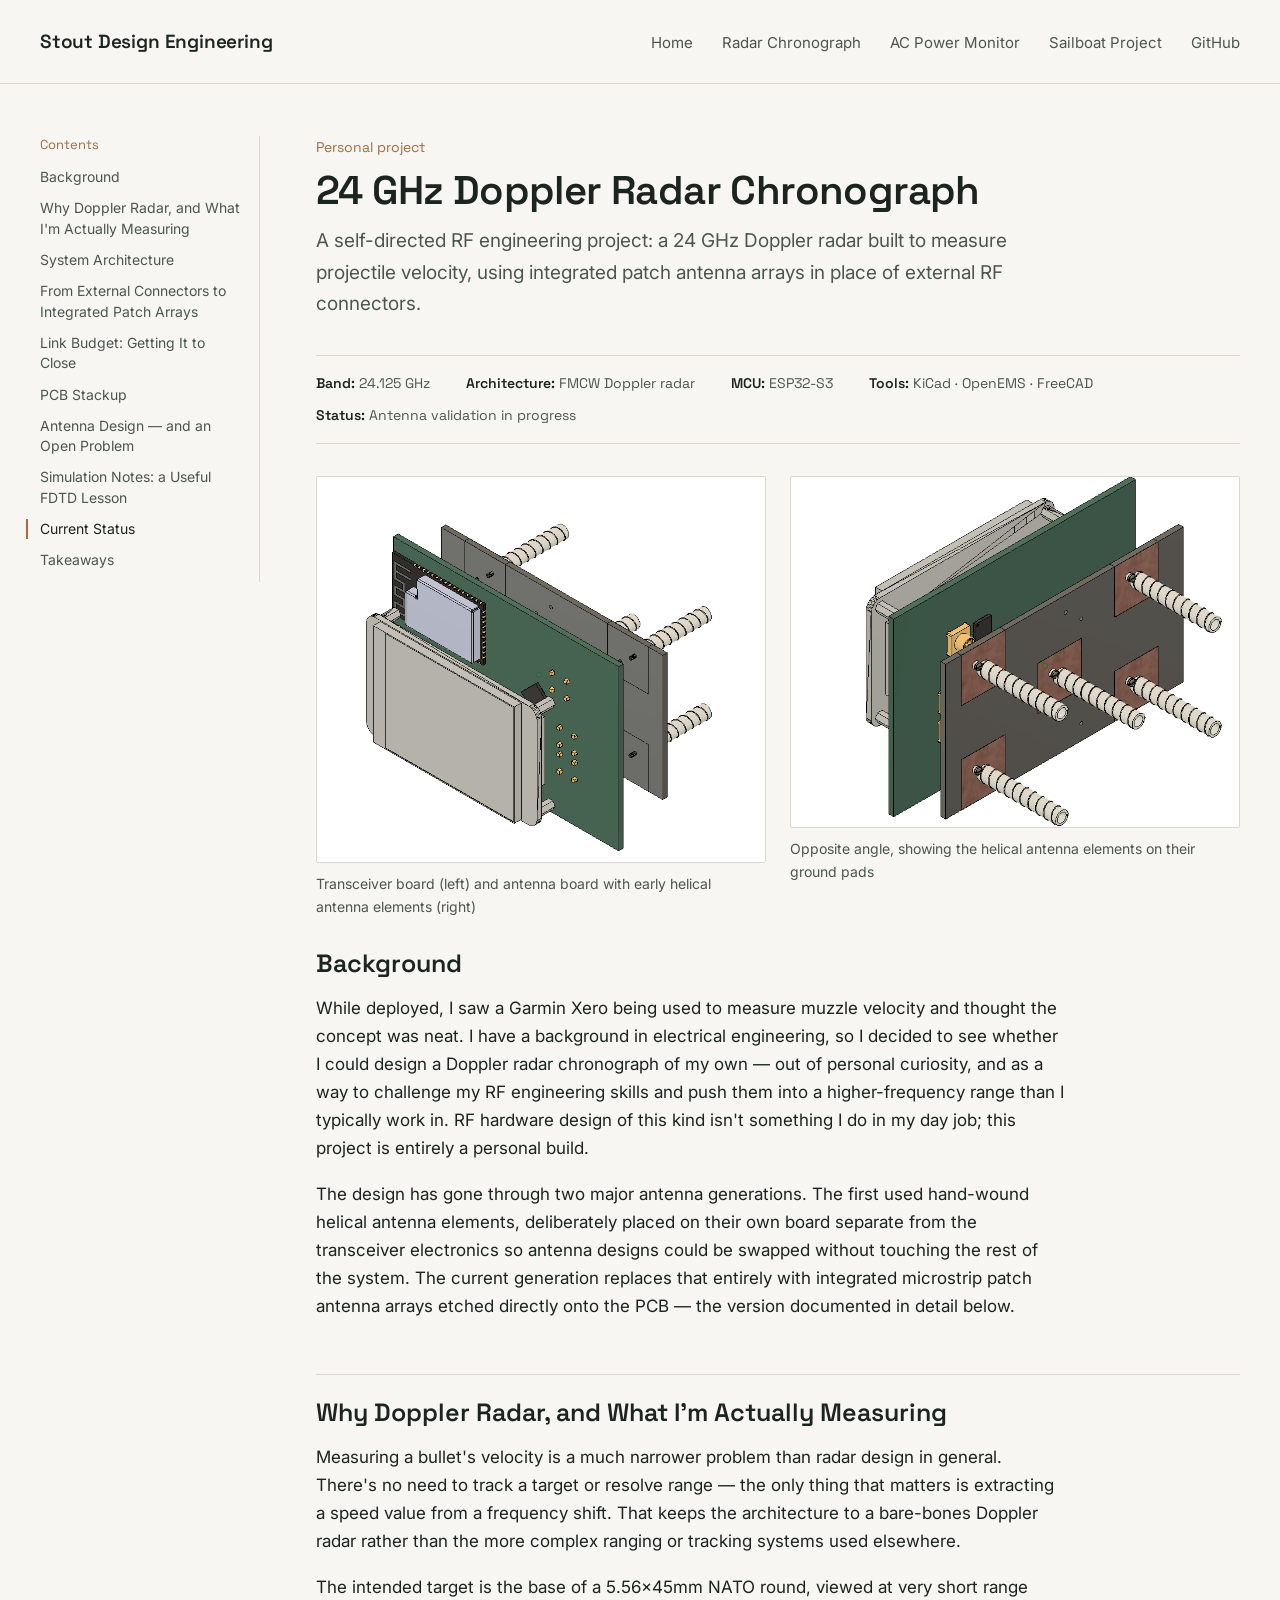
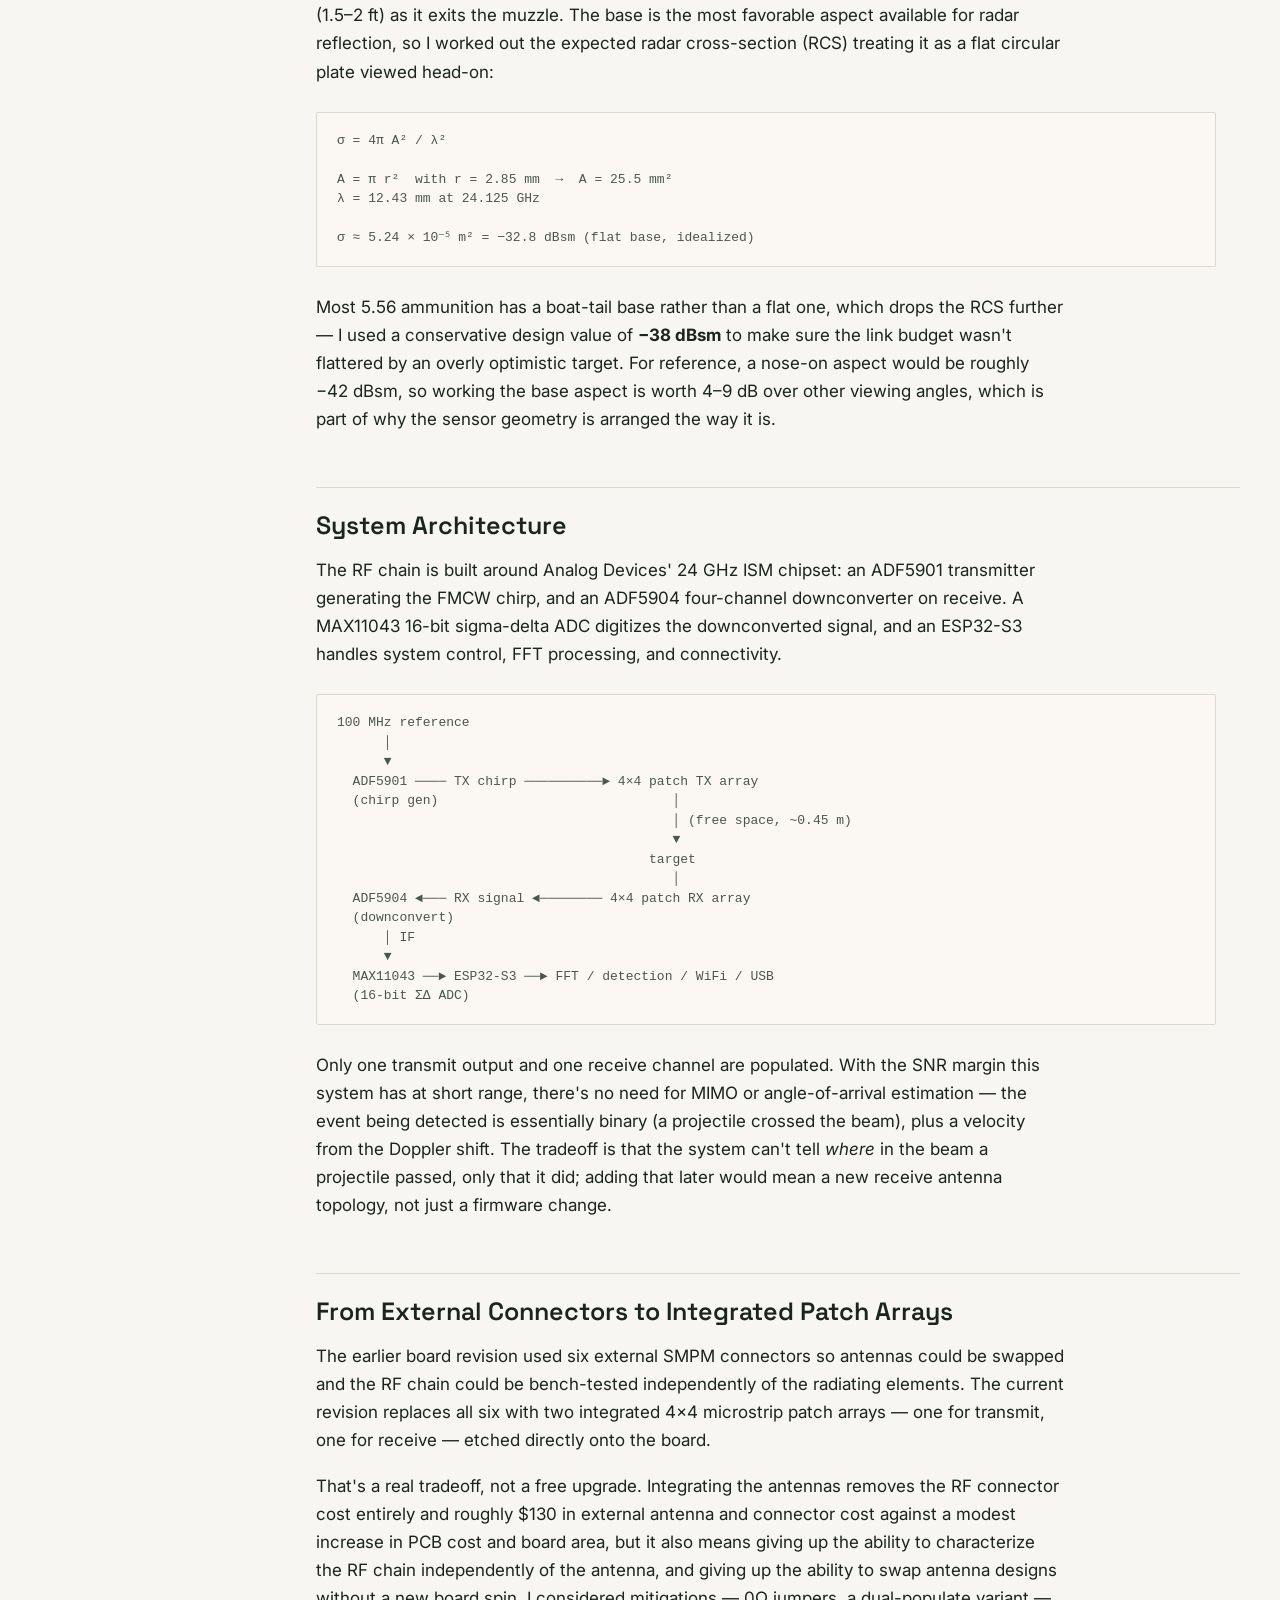
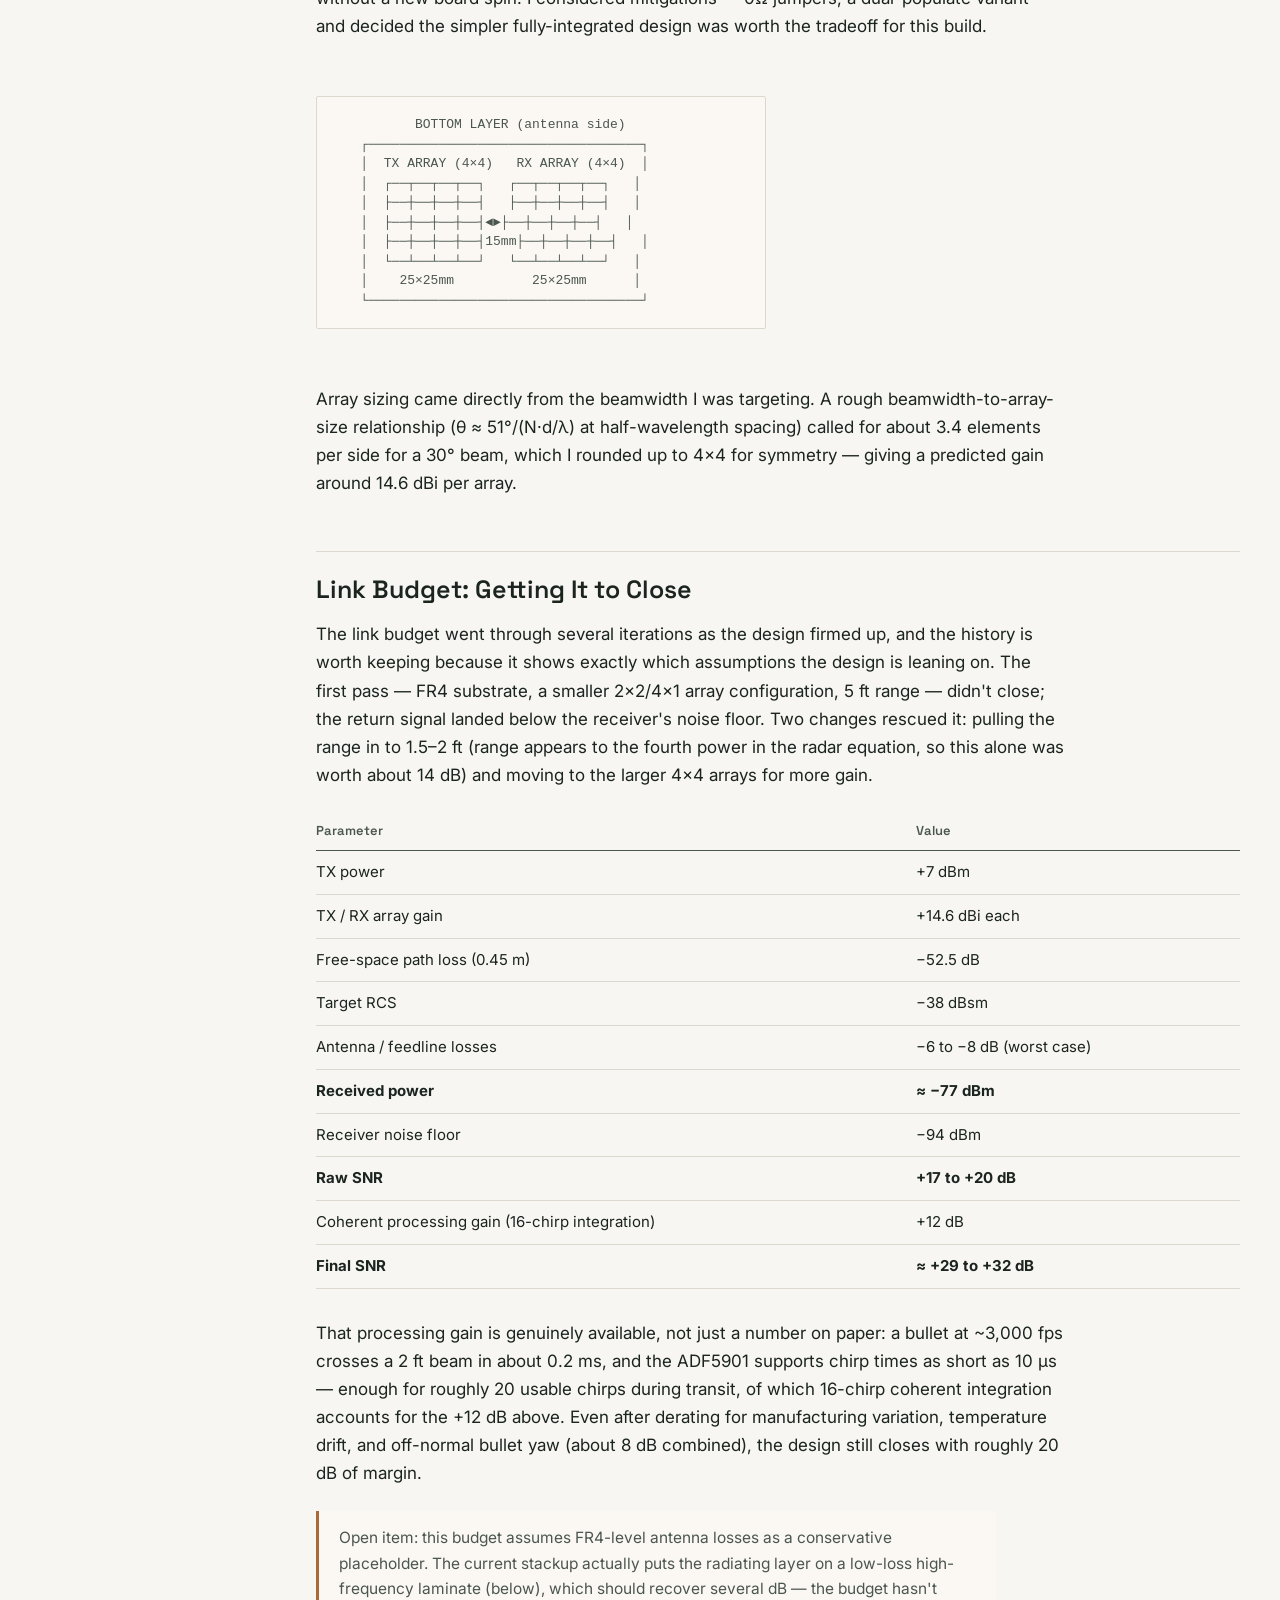
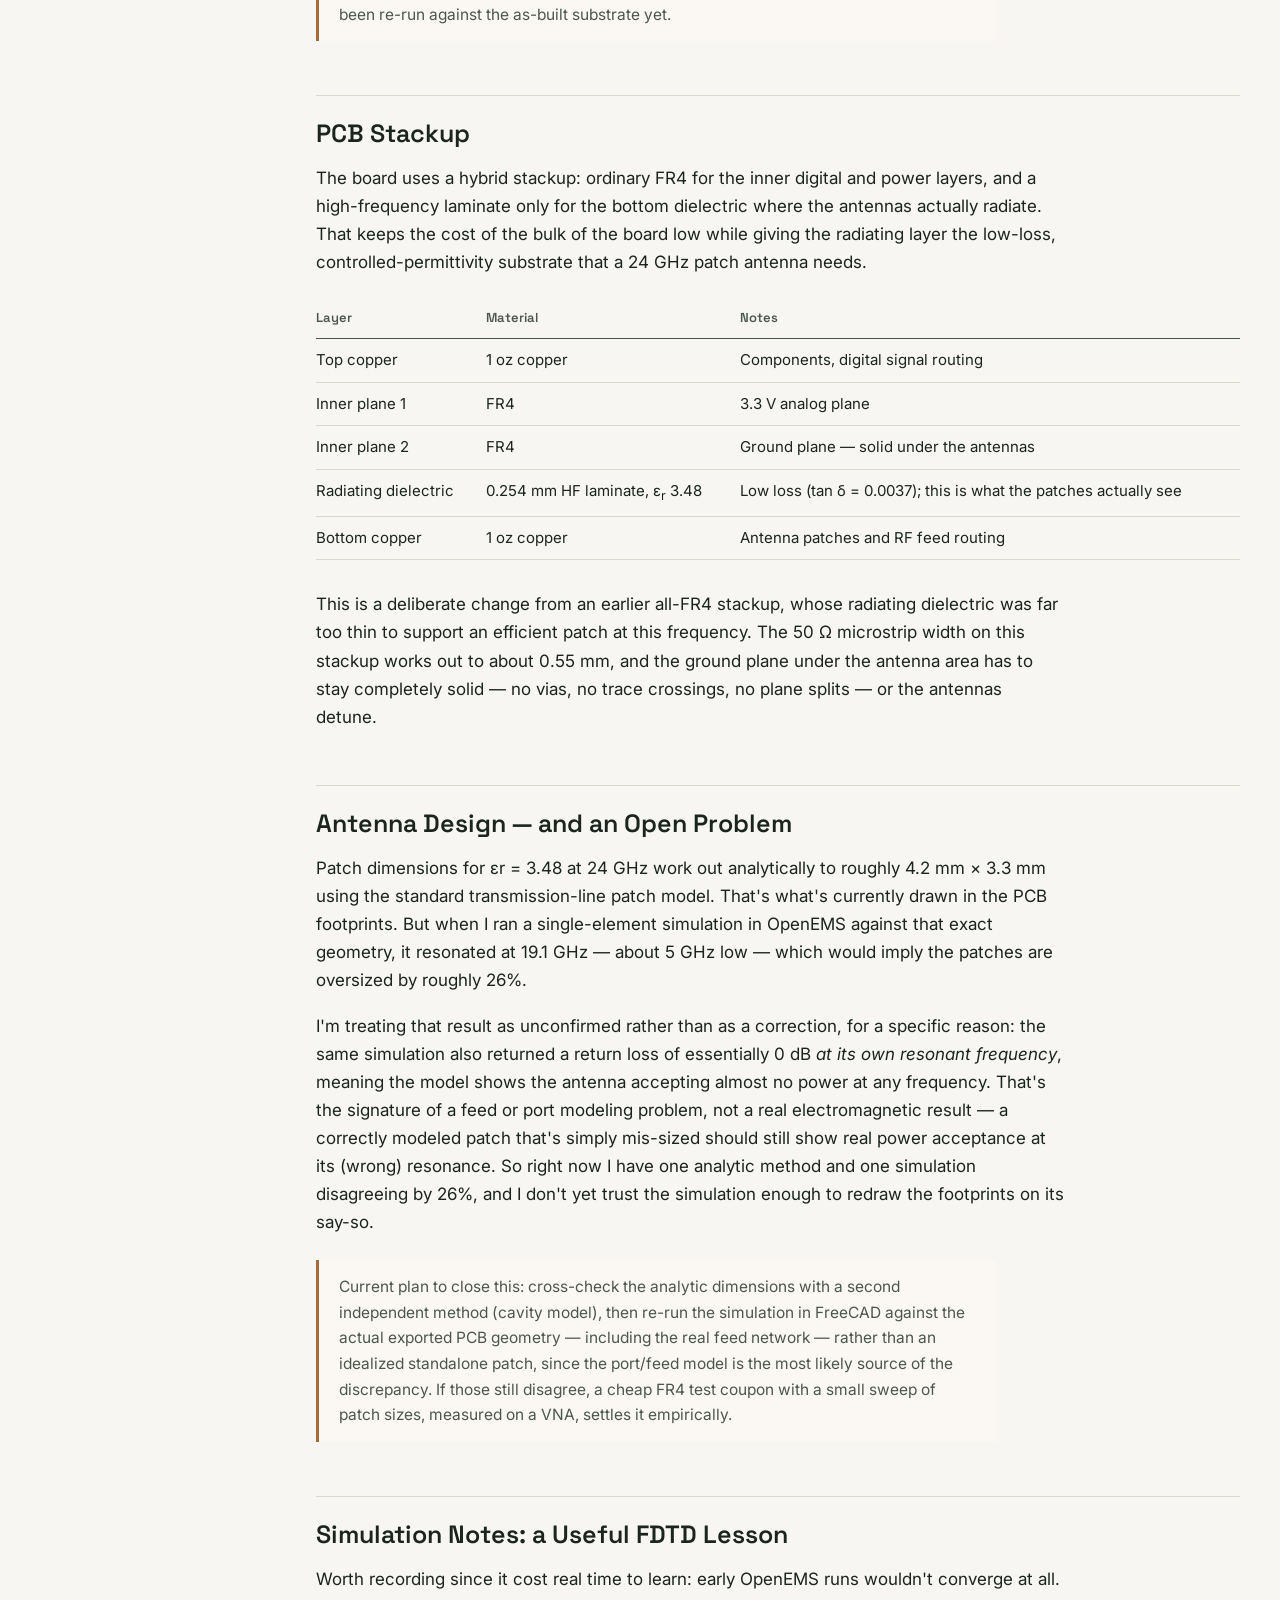
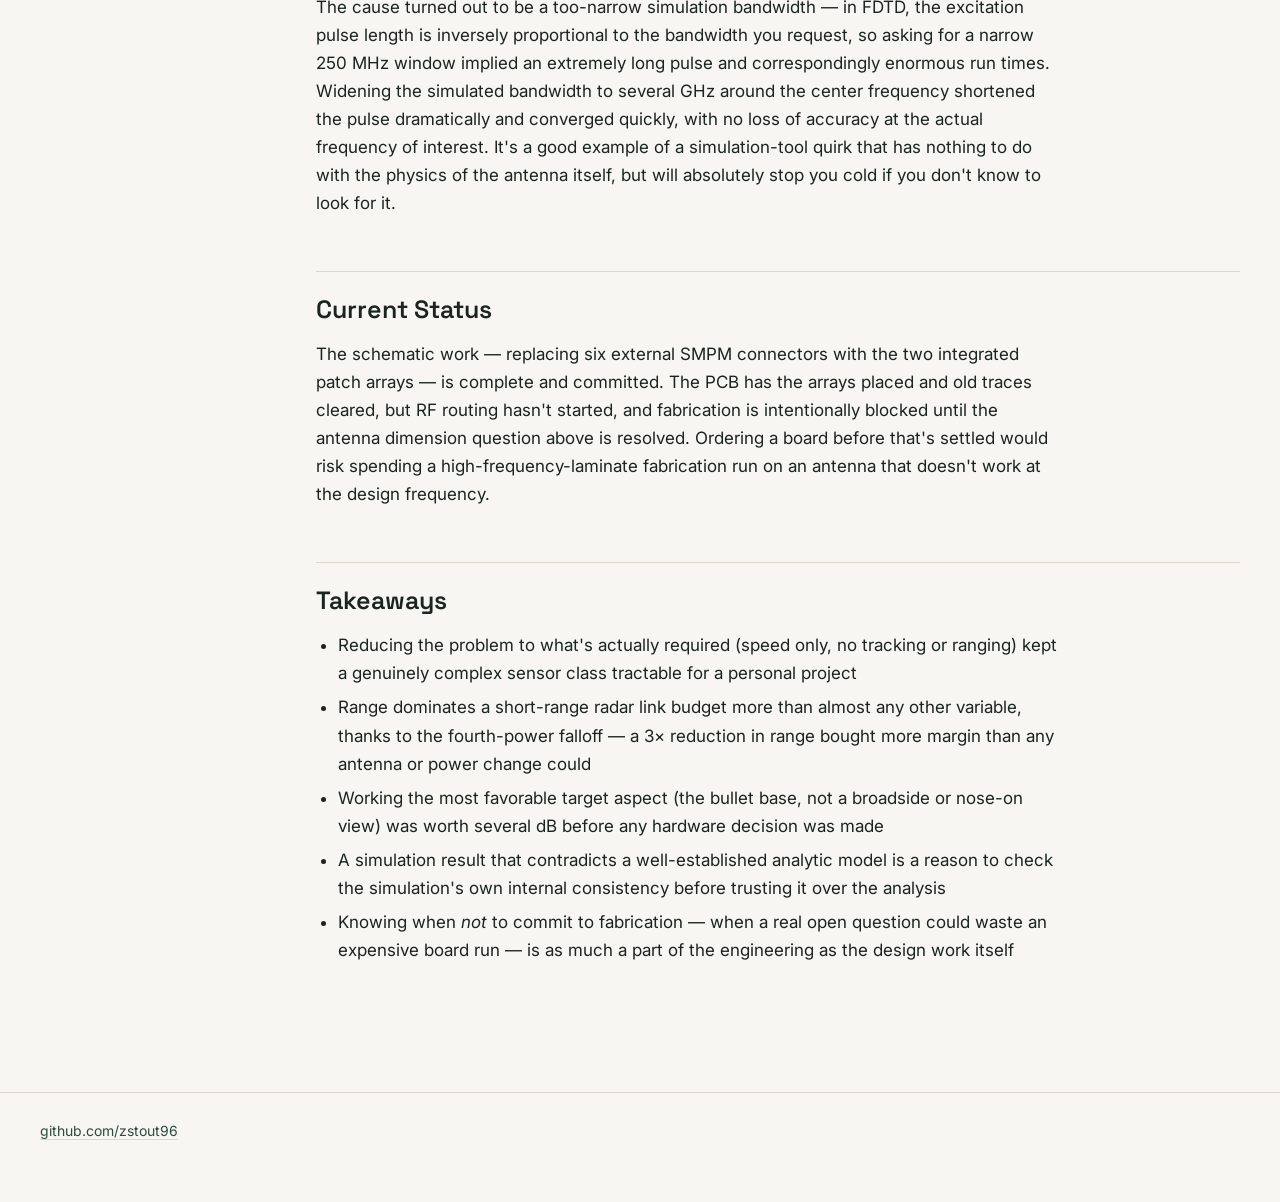
<file: projects/radar-chronograph.html>
<!DOCTYPE html>
<html lang="en">
<head>
<meta charset="UTF-8">
<meta name="viewport" content="width=device-width, initial-scale=1">
<title>24 GHz Doppler Radar Chronograph — Stout Design Engineering</title>
<meta name="description" content="Designing a 24 GHz patch-array Doppler radar to measure projectile velocity — RCS analysis, link budget, antenna design, and PCB layout.">
<link rel="preconnect" href="https://fonts.googleapis.com">
<link href="https://fonts.googleapis.com/css2?family=Space+Grotesk:wght@500;600&family=Inter:wght@400;500&display=swap" rel="stylesheet">
<link rel="stylesheet" href="../assets/css/style.css">
</head>
<body>

<header class="site-header">
  <div class="site-header-inner shell">
    <a class="site-title" href="/">Stout Design Engineering</a>
    <nav class="site-nav">
      <a href="/">Home</a>
      <a href="/projects/radar-chronograph.html">Radar Chronograph</a>
      <a href="/projects/ac-power-monitor.html">AC Power Monitor</a>
      <a href="/projects/sailboat-project.html">Sailboat Project</a>
      <a href="https://github.com/zstout96">GitHub</a>
    </nav>
  </div>
</header>

<main class="shell">
  <div class="layout">
    <aside class="rail">
      <p class="rail-label">Contents</p>
      <nav id="toc"></nav>
    </aside>
    <div class="content">

  <p class="eyebrow">Personal project</p>
  <h1 class="page-title">24 GHz Doppler Radar Chronograph</h1>
  <p class="page-dek">A self-directed RF engineering project: a 24 GHz Doppler radar built to measure projectile velocity, using integrated patch antenna arrays in place of external RF connectors.</p>

  <div class="specs">
    <span><strong>Band:</strong> 24.125 GHz</span>
    <span><strong>Architecture:</strong> FMCW Doppler radar</span>
    <span><strong>MCU:</strong> ESP32-S3</span>
    <span><strong>Tools:</strong> KiCad · OpenEMS · FreeCAD</span>
    <span><strong>Status:</strong> Antenna validation in progress</span>
  </div>

  <div class="image-row">
    <figure>
      <img src="../assets/images/radar-chronograph-hero.png" alt="CAD assembly render of the transceiver board and antenna board, showing the helical antenna coils mounted alongside the RF and microcontroller module">
      <figcaption>Transceiver board (left) and antenna board with early helical antenna elements (right)</figcaption>
    </figure>
    <figure>
      <img src="../assets/images/radar-chronograph-hero-2.png" alt="CAD assembly render, opposite angle, showing the five helical antenna coils on their copper ground pads and the transceiver board edge-on">
      <figcaption>Opposite angle, showing the helical antenna elements on their ground pads</figcaption>
    </figure>
  </div>

  <article>
    <h2>Background</h2>
    <p>While deployed, I saw a Garmin Xero being used to measure muzzle velocity and thought the concept was neat. I have a background in electrical engineering, so I decided to see whether I could design a Doppler radar chronograph of my own — out of personal curiosity, and as a way to challenge my RF engineering skills and push them into a higher-frequency range than I typically work in. RF hardware design of this kind isn't something I do in my day job; this project is entirely a personal build.</p>
    <p>The design has gone through two major antenna generations. The first used hand-wound helical antenna elements, deliberately placed on their own board separate from the transceiver electronics so antenna designs could be swapped without touching the rest of the system. The current generation replaces that entirely with integrated microstrip patch antenna arrays etched directly onto the PCB — the version documented in detail below.</p>

    <h2>Why Doppler Radar, and What I'm Actually Measuring</h2>
    <p>Measuring a bullet's velocity is a much narrower problem than radar design in general. There's no need to track a target or resolve range — the only thing that matters is extracting a speed value from a frequency shift. That keeps the architecture to a bare-bones Doppler radar rather than the more complex ranging or tracking systems used elsewhere.</p>
    <p>The intended target is the base of a 5.56×45mm NATO round, viewed at very short range (1.5–2 ft) as it exits the muzzle. The base is the most favorable aspect available for radar reflection, so I worked out the expected radar cross-section (RCS) treating it as a flat circular plate viewed head-on:</p>

    <pre class="diagram">σ = 4π A² / λ²

A = π r²  with r = 2.85 mm  →  A = 25.5 mm²
λ = 12.43 mm at 24.125 GHz

σ ≈ 5.24 × 10⁻⁵ m² = −32.8 dBsm (flat base, idealized)</pre>

    <p>Most 5.56 ammunition has a boat-tail base rather than a flat one, which drops the RCS further — I used a conservative design value of <strong>−38 dBsm</strong> to make sure the link budget wasn't flattered by an overly optimistic target. For reference, a nose-on aspect would be roughly −42 dBsm, so working the base aspect is worth 4–9 dB over other viewing angles, which is part of why the sensor geometry is arranged the way it is.</p>

    <h2>System Architecture</h2>
    <p>The RF chain is built around Analog Devices' 24 GHz ISM chipset: an ADF5901 transmitter generating the FMCW chirp, and an ADF5904 four-channel downconverter on receive. A MAX11043 16-bit sigma-delta ADC digitizes the downconverted signal, and an ESP32-S3 handles system control, FFT processing, and connectivity.</p>

    <pre class="diagram">100 MHz reference
      │
      ▼
  ADF5901 ──── TX chirp ──────────► 4×4 patch TX array
  (chirp gen)                              │
                                           │ (free space, ~0.45 m)
                                           ▼
                                        target
                                           │
  ADF5904 ◄─── RX signal ◄──────── 4×4 patch RX array
  (downconvert)
      │ IF
      ▼
  MAX11043 ──► ESP32-S3 ──► FFT / detection / WiFi / USB
  (16-bit ΣΔ ADC)</pre>

    <p>Only one transmit output and one receive channel are populated. With the SNR margin this system has at short range, there's no need for MIMO or angle-of-arrival estimation — the event being detected is essentially binary (a projectile crossed the beam), plus a velocity from the Doppler shift. The tradeoff is that the system can't tell <em>where</em> in the beam a projectile passed, only that it did; adding that later would mean a new receive antenna topology, not just a firmware change.</p>

    <h2>From External Connectors to Integrated Patch Arrays</h2>
    <p>The earlier board revision used six external SMPM connectors so antennas could be swapped and the RF chain could be bench-tested independently of the radiating elements. The current revision replaces all six with two integrated 4×4 microstrip patch arrays — one for transmit, one for receive — etched directly onto the board.</p>
    <p>That's a real tradeoff, not a free upgrade. Integrating the antennas removes the RF connector cost entirely and roughly $130 in external antenna and connector cost against a modest increase in PCB cost and board area, but it also means giving up the ability to characterize the RF chain independently of the antenna, and giving up the ability to swap antenna designs without a new board spin. I considered mitigations — 0Ω jumpers, a dual-populate variant — and decided the simpler fully-integrated design was worth the tradeoff for this build.</p>

    <div class="image-row">
      <figure>
        <pre class="diagram">          BOTTOM LAYER (antenna side)
   ┌───────────────────────────────────┐
   │  TX ARRAY (4×4)   RX ARRAY (4×4)  │
   │  ┌──┬──┬──┬──┐   ┌──┬──┬──┬──┐   │
   │  ├──┼──┼──┼──┤   ├──┼──┼──┼──┤   │
   │  ├──┼──┼──┼──┤◄►├──┼──┼──┼──┤   │
   │  ├──┼──┼──┼──┤15mm├──┼──┼──┼──┤   │
   │  └──┴──┴──┴──┘   └──┴──┴──┴──┘   │
   │    25×25mm          25×25mm      │
   └───────────────────────────────────┘</pre>
      </figure>
    </div>

    <p>Array sizing came directly from the beamwidth I was targeting. A rough beamwidth-to-array-size relationship (θ ≈ 51°/(N·d/λ) at half-wavelength spacing) called for about 3.4 elements per side for a 30° beam, which I rounded up to 4×4 for symmetry — giving a predicted gain around 14.6 dBi per array.</p>

    <h2>Link Budget: Getting It to Close</h2>
    <p>The link budget went through several iterations as the design firmed up, and the history is worth keeping because it shows exactly which assumptions the design is leaning on. The first pass — FR4 substrate, a smaller 2×2/4×1 array configuration, 5 ft range — didn't close; the return signal landed below the receiver's noise floor. Two changes rescued it: pulling the range in to 1.5–2 ft (range appears to the fourth power in the radar equation, so this alone was worth about 14 dB) and moving to the larger 4×4 arrays for more gain.</p>

    <table>
      <tr><th>Parameter</th><th>Value</th></tr>
      <tr><td>TX power</td><td>+7 dBm</td></tr>
      <tr><td>TX / RX array gain</td><td>+14.6 dBi each</td></tr>
      <tr><td>Free-space path loss (0.45 m)</td><td>−52.5 dB</td></tr>
      <tr><td>Target RCS</td><td>−38 dBsm</td></tr>
      <tr><td>Antenna / feedline losses</td><td>−6 to −8 dB (worst case)</td></tr>
      <tr><td><strong>Received power</strong></td><td><strong>≈ −77 dBm</strong></td></tr>
      <tr><td>Receiver noise floor</td><td>−94 dBm</td></tr>
      <tr><td><strong>Raw SNR</strong></td><td><strong>+17 to +20 dB</strong></td></tr>
      <tr><td>Coherent processing gain (16-chirp integration)</td><td>+12 dB</td></tr>
      <tr><td><strong>Final SNR</strong></td><td><strong>≈ +29 to +32 dB</strong></td></tr>
    </table>

    <p>That processing gain is genuinely available, not just a number on paper: a bullet at ~3,000 fps crosses a 2 ft beam in about 0.2 ms, and the ADF5901 supports chirp times as short as 10 μs — enough for roughly 20 usable chirps during transit, of which 16-chirp coherent integration accounts for the +12 dB above. Even after derating for manufacturing variation, temperature drift, and off-normal bullet yaw (about 8 dB combined), the design still closes with roughly 20 dB of margin.</p>

    <div class="callout">Open item: this budget assumes FR4-level antenna losses as a conservative placeholder. The current stackup actually puts the radiating layer on a low-loss high-frequency laminate (below), which should recover several dB — the budget hasn't been re-run against the as-built substrate yet.</div>

    <h2>PCB Stackup</h2>
    <p>The board uses a hybrid stackup: ordinary FR4 for the inner digital and power layers, and a high-frequency laminate only for the bottom dielectric where the antennas actually radiate. That keeps the cost of the bulk of the board low while giving the radiating layer the low-loss, controlled-permittivity substrate that a 24 GHz patch antenna needs.</p>

    <table>
      <tr><th>Layer</th><th>Material</th><th>Notes</th></tr>
      <tr><td>Top copper</td><td>1 oz copper</td><td>Components, digital signal routing</td></tr>
      <tr><td>Inner plane 1</td><td>FR4</td><td>3.3 V analog plane</td></tr>
      <tr><td>Inner plane 2</td><td>FR4</td><td>Ground plane — solid under the antennas</td></tr>
      <tr><td>Radiating dielectric</td><td>0.254 mm HF laminate, ε<sub>r</sub> 3.48</td><td>Low loss (tan δ = 0.0037); this is what the patches actually see</td></tr>
      <tr><td>Bottom copper</td><td>1 oz copper</td><td>Antenna patches and RF feed routing</td></tr>
    </table>

    <p>This is a deliberate change from an earlier all-FR4 stackup, whose radiating dielectric was far too thin to support an efficient patch at this frequency. The 50 Ω microstrip width on this stackup works out to about 0.55 mm, and the ground plane under the antenna area has to stay completely solid — no vias, no trace crossings, no plane splits — or the antennas detune.</p>

    <h2>Antenna Design — and an Open Problem</h2>
    <p>Patch dimensions for εr = 3.48 at 24 GHz work out analytically to roughly 4.2 mm × 3.3 mm using the standard transmission-line patch model. That's what's currently drawn in the PCB footprints. But when I ran a single-element simulation in OpenEMS against that exact geometry, it resonated at 19.1 GHz — about 5 GHz low — which would imply the patches are oversized by roughly 26%.</p>
    <p>I'm treating that result as unconfirmed rather than as a correction, for a specific reason: the same simulation also returned a return loss of essentially 0 dB <em>at its own resonant frequency</em>, meaning the model shows the antenna accepting almost no power at any frequency. That's the signature of a feed or port modeling problem, not a real electromagnetic result — a correctly modeled patch that's simply mis-sized should still show real power acceptance at its (wrong) resonance. So right now I have one analytic method and one simulation disagreeing by 26%, and I don't yet trust the simulation enough to redraw the footprints on its say-so.</p>

    <div class="callout">Current plan to close this: cross-check the analytic dimensions with a second independent method (cavity model), then re-run the simulation in FreeCAD against the actual exported PCB geometry — including the real feed network — rather than an idealized standalone patch, since the port/feed model is the most likely source of the discrepancy. If those still disagree, a cheap FR4 test coupon with a small sweep of patch sizes, measured on a VNA, settles it empirically.</div>

    <h2>Simulation Notes: a Useful FDTD Lesson</h2>
    <p>Worth recording since it cost real time to learn: early OpenEMS runs wouldn't converge at all. The cause turned out to be a too-narrow simulation bandwidth — in FDTD, the excitation pulse length is inversely proportional to the bandwidth you request, so asking for a narrow 250 MHz window implied an extremely long pulse and correspondingly enormous run times. Widening the simulated bandwidth to several GHz around the center frequency shortened the pulse dramatically and converged quickly, with no loss of accuracy at the actual frequency of interest. It's a good example of a simulation-tool quirk that has nothing to do with the physics of the antenna itself, but will absolutely stop you cold if you don't know to look for it.</p>

    <h2>Current Status</h2>
    <p>The schematic work — replacing six external SMPM connectors with the two integrated patch arrays — is complete and committed. The PCB has the arrays placed and old traces cleared, but RF routing hasn't started, and fabrication is intentionally blocked until the antenna dimension question above is resolved. Ordering a board before that's settled would risk spending a high-frequency-laminate fabrication run on an antenna that doesn't work at the design frequency.</p>

    <h2>Takeaways</h2>
    <ul>
      <li>Reducing the problem to what's actually required (speed only, no tracking or ranging) kept a genuinely complex sensor class tractable for a personal project</li>
      <li>Range dominates a short-range radar link budget more than almost any other variable, thanks to the fourth-power falloff — a 3× reduction in range bought more margin than any antenna or power change could</li>
      <li>Working the most favorable target aspect (the bullet base, not a broadside or nose-on view) was worth several dB before any hardware decision was made</li>
      <li>A simulation result that contradicts a well-established analytic model is a reason to check the simulation's own internal consistency before trusting it over the analysis</li>
      <li>Knowing when <em>not</em> to commit to fabrication — when a real open question could waste an expensive board run — is as much a part of the engineering as the design work itself</li>
    </ul>
  </article>
    </div>
  </div>
</main>

<footer class="site-footer">
  <div class="shell">
    <a href="https://github.com/zstout96">github.com/zstout96</a>
  </div>
</footer>

<script src="../assets/js/site.js"></script>

</body>
</html>
</file>
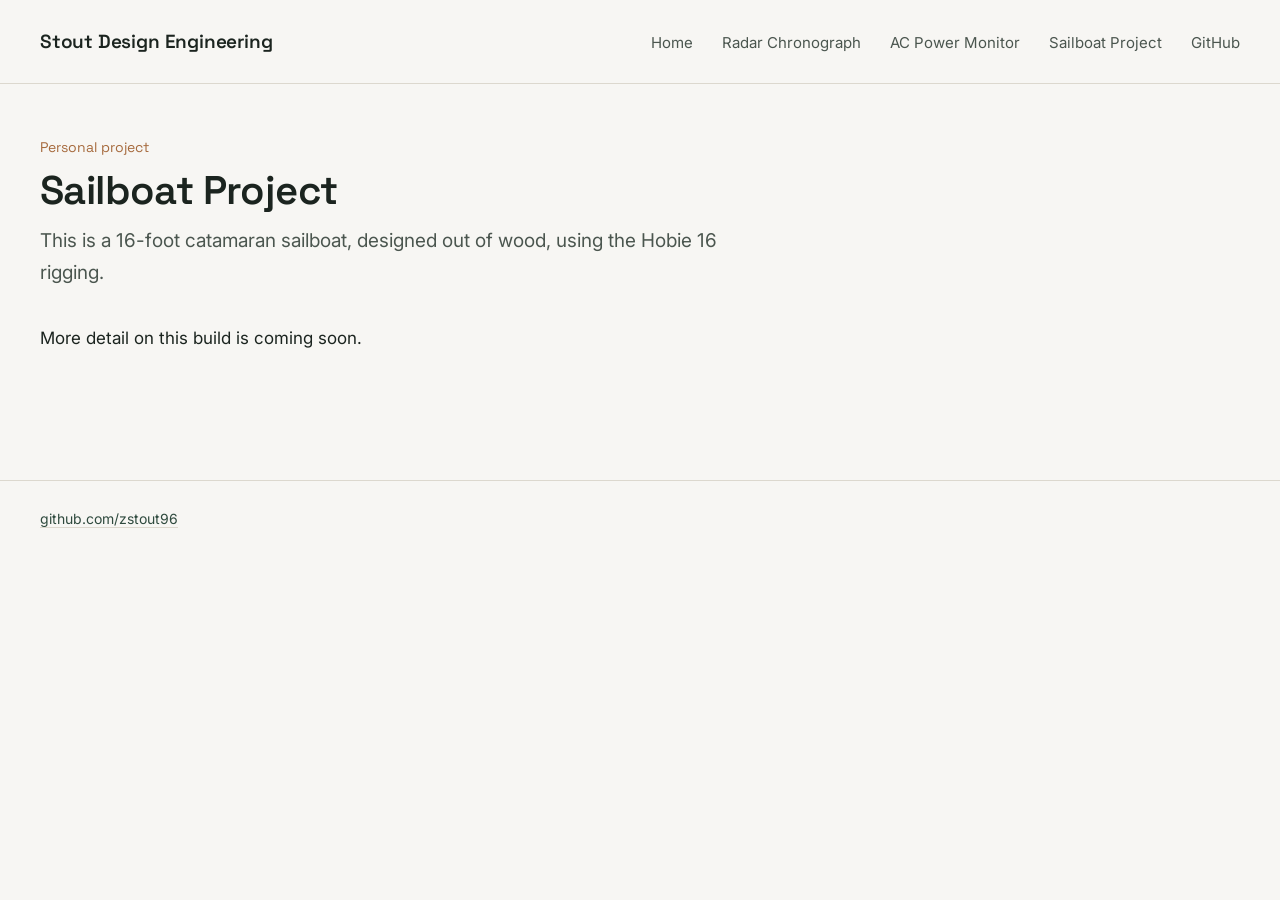
<file: projects/sailboat-project.html>
<!DOCTYPE html>
<html lang="en">
<head>
<meta charset="UTF-8">
<meta name="viewport" content="width=device-width, initial-scale=1">
<title>Sailboat Project — Stout Design Engineering</title>
<meta name="description" content="A 16-foot catamaran sailboat, designed out of wood, using the Hobie 16 rigging.">
<link rel="preconnect" href="https://fonts.googleapis.com">
<link href="https://fonts.googleapis.com/css2?family=Space+Grotesk:wght@500;600&family=Inter:wght@400;500&display=swap" rel="stylesheet">
<link rel="stylesheet" href="../assets/css/style.css">
</head>
<body>

<header class="site-header">
  <div class="site-header-inner shell">
    <a class="site-title" href="/">Stout Design Engineering</a>
    <nav class="site-nav">
      <a href="/">Home</a>
      <a href="/projects/radar-chronograph.html">Radar Chronograph</a>
      <a href="/projects/ac-power-monitor.html">AC Power Monitor</a>
      <a href="/projects/sailboat-project.html">Sailboat Project</a>
      <a href="https://github.com/zstout96">GitHub</a>
    </nav>
  </div>
</header>

<main class="shell">
  <div class="layout">
    <aside class="rail">
      <p class="rail-label">Contents</p>
      <nav id="toc"></nav>
    </aside>
    <div class="content">

  <p class="eyebrow">Personal project</p>
  <h1 class="page-title">Sailboat Project</h1>
  <p class="page-dek">This is a 16-foot catamaran sailboat, designed out of wood, using the Hobie 16 rigging.</p>

  <article>
    <p>More detail on this build is coming soon.</p>
  </article>
    </div>
  </div>
</main>

<footer class="site-footer">
  <div class="shell">
    <a href="https://github.com/zstout96">github.com/zstout96</a>
  </div>
</footer>

<script src="../assets/js/site.js"></script>

</body>
</html>
</file>
<file: assets/css/style.css>
:root {
  --bg: #f7f6f3;
  --ink: #1b241f;
  --ink-soft: #4b564f;
  --pcb-green: #2f4a3e;
  --copper: #a66a3d;
  --line: #dcd8ce;
  --shell: 1560px;
  --rail: 220px;
  --gut: 56px;
  --pad: 40px;
  --measure: 68ch;
}

* { box-sizing: border-box; }

html { scroll-behavior: smooth; }

body {
  margin: 0;
  background: var(--bg);
  color: var(--ink);
  font-family: 'Inter', -apple-system, BlinkMacSystemFont, 'Segoe UI', sans-serif;
  font-size: 17px;
  line-height: 1.65;
  -webkit-font-smoothing: antialiased;
}

h1, h2, h3 {
  font-family: 'Space Grotesk', 'Inter', sans-serif;
  color: var(--ink);
  line-height: 1.2;
  font-weight: 600;
}

a {
  color: var(--pcb-green);
  text-decoration-color: var(--line);
  text-underline-offset: 3px;
}

a:hover { color: var(--copper); }

:focus-visible {
  outline: 2px solid var(--copper);
  outline-offset: 3px;
}

/* ---------- shell ---------- */

.shell {
  max-width: var(--shell);
  margin: 0 auto;
  padding-left: var(--pad);
  padding-right: var(--pad);
}

.site-header {
  border-bottom: 1px solid var(--line);
  padding: 26px 0;
}

.site-header-inner {
  display: flex;
  justify-content: space-between;
  align-items: baseline;
  flex-wrap: wrap;
  gap: 12px;
}

.site-title {
  font-family: 'Space Grotesk', sans-serif;
  font-weight: 600;
  font-size: 19px;
  color: var(--ink);
  text-decoration: none;
  letter-spacing: -0.01em;
}

.site-nav a {
  margin-left: 24px;
  font-size: 15px;
  color: var(--ink-soft);
  text-decoration: none;
}

.site-nav a:hover { color: var(--pcb-green); }

main { padding: 52px 0 110px; }

/* ---------- project page: rail + content ---------- */

.layout {
  display: grid;
  grid-template-columns: var(--rail) minmax(0, 1fr);
  gap: var(--gut);
  align-items: start;
}

.rail {
  position: sticky;
  top: 32px;
  font-size: 14px;
  line-height: 1.45;
  border-right: 1px solid var(--line);
  padding-right: 18px;
}

/* pages with too few sections carry no rail — reclaim its column */
.layout:has(#toc:empty) { grid-template-columns: minmax(0, 1fr); }
.rail:has(#toc:empty) { display: none; }

.rail-label {
  font-family: 'Space Grotesk', sans-serif;
  font-size: 13px;
  color: var(--copper);
  margin: 0 0 12px;
}

.rail ol {
  list-style: none;
  margin: 0;
  padding: 0;
}

.rail li { margin-bottom: 11px; }

.rail a {
  color: var(--ink-soft);
  text-decoration: none;
  display: block;
  border-left: 2px solid transparent;
  padding-left: 12px;
  margin-left: -14px;
}

.rail a:hover { color: var(--pcb-green); }

.rail a.here {
  color: var(--ink);
  border-left-color: var(--copper);
}

.content { min-width: 0; }

/* ---------- page head ---------- */

.eyebrow {
  font-family: 'Space Grotesk', sans-serif;
  font-size: 14px;
  color: var(--copper);
  margin: 0 0 8px;
}

h1.page-title {
  font-size: 40px;
  margin: 0 0 10px;
  letter-spacing: -0.015em;
}

.page-dek {
  font-size: 19px;
  color: var(--ink-soft);
  margin: 0 0 36px;
  max-width: 62ch;
}

.specs {
  border-top: 1px solid var(--line);
  border-bottom: 1px solid var(--line);
  padding: 16px 0;
  margin: 0 0 32px;
  font-family: 'Space Grotesk', sans-serif;
  font-size: 14px;
  color: var(--ink-soft);
  display: flex;
  flex-wrap: wrap;
  gap: 8px 36px;
}

.specs strong { color: var(--ink); font-weight: 600; }

/* ---------- article body ---------- */

article h2 {
  font-size: 25px;
  margin: 54px 0 16px;
  padding-top: 22px;
  border-top: 1px solid var(--line);
  scroll-margin-top: 24px;
}

article > h2:first-of-type { border-top: none; padding-top: 0; margin-top: 0; }

article h3 { font-size: 18px; margin: 32px 0 10px; }

article p, article ul, article ol { max-width: var(--measure); }

article p { margin: 0 0 18px; }

article ul, article ol { margin: 0 0 18px; padding-left: 22px; }
article li { margin-bottom: 6px; }

.callout {
  border-left: 3px solid var(--copper);
  background: #fbf8f3;
  padding: 14px 20px;
  margin: 24px 0;
  font-size: 15.5px;
  color: var(--ink-soft);
  max-width: var(--measure);
}

/* ---------- figures ---------- */

figure { margin: 30px 0; }

figure img {
  width: 100%;
  display: block;
  border: 1px solid var(--line);
  border-radius: 2px;
  background: #fff;
}

figcaption {
  font-size: 14px;
  color: var(--ink-soft);
  margin-top: 9px;
  max-width: 76ch;
}

.image-row {
  display: grid;
  grid-template-columns: 1fr 1fr;
  gap: 24px;
  margin: 30px 0;
}

.image-row figure { margin: 0; }

.schematic-figure { margin: 34px 0; }
.schematic-figure img { width: 100%; }

/* ---------- tables ---------- */

article table {
  width: 100%;
  max-width: 1000px;
  border-collapse: collapse;
  margin: 22px 0 30px;
  font-size: 15px;
}

article th, article td {
  text-align: left;
  padding: 9px 18px 9px 0;
  border-bottom: 1px solid var(--line);
  vertical-align: top;
}

article th {
  font-family: 'Space Grotesk', sans-serif;
  font-weight: 600;
  font-size: 13px;
  color: var(--ink-soft);
  border-bottom: 1px solid var(--ink-soft);
}

pre.diagram {
  background: #fbf8f3;
  border: 1px solid var(--line);
  border-radius: 2px;
  padding: 18px 20px;
  overflow-x: auto;
  font-size: 13px;
  line-height: 1.5;
  color: var(--ink-soft);
  margin: 26px 0;
  max-width: 900px;
}

code {
  font-family: 'ui-monospace', 'SF Mono', Consolas, monospace;
  font-size: 0.9em;
  background: #eeeae0;
  padding: 1px 5px;
  border-radius: 3px;
}

/* ---------- home ---------- */

.home-head { margin-bottom: 52px; }
.home-head .page-dek { margin-bottom: 0; }

.project-grid {
  display: grid;
  grid-template-columns: repeat(2, minmax(0, 1fr));
  gap: 44px 52px;
  list-style: none;
  margin: 0;
  padding: 0;
}

.project-grid li {
  border-top: 1px solid var(--line);
  padding-top: 22px;
}

.project-grid .thumb {
  display: block;
  border: 1px solid var(--line);
  border-radius: 2px;
  background: #fff;
  width: 100%;
  aspect-ratio: 16 / 10;
  object-fit: contain;
  object-position: center;
  padding: 10px;
  margin-bottom: 18px;
}

.project-grid .thumb-none {
  display: flex;
  align-items: center;
  justify-content: center;
  border: 1px dashed var(--line);
  border-radius: 2px;
  width: 100%;
  aspect-ratio: 16 / 10;
  margin-bottom: 18px;
  font-family: 'Space Grotesk', sans-serif;
  font-size: 14px;
  color: #a9a296;
}

.project-grid h2 {
  font-size: 21px;
  margin: 0 0 6px;
}

.project-grid h2 a { text-decoration: none; color: var(--ink); }
.project-grid h2 a:hover { color: var(--pcb-green); }

.project-grid p {
  margin: 0 0 8px;
  color: var(--ink-soft);
  font-size: 15.5px;
  max-width: 52ch;
}

.project-grid .meta {
  font-family: 'Space Grotesk', sans-serif;
  font-size: 13px;
  color: var(--copper);
}

/* ---------- footer ---------- */

.site-footer {
  border-top: 1px solid var(--line);
  padding: 26px 0 60px;
  color: var(--ink-soft);
  font-size: 14px;
}

/* ---------- responsive ---------- */

@media (max-width: 1180px) {
  :root { --rail: 190px; --gut: 40px; --pad: 32px; }
  h1.page-title { font-size: 34px; }
}

@media (max-width: 900px) {
  :root { --pad: 22px; }
  .layout { grid-template-columns: minmax(0, 1fr); gap: 0; }
  .rail { display: none; }
  .project-grid { grid-template-columns: minmax(0, 1fr); gap: 34px; }
  .image-row { grid-template-columns: 1fr; gap: 18px; }
  main { padding: 36px 0 70px; }
  h1.page-title { font-size: 30px; }
  .page-dek { font-size: 17px; }
}

@media (prefers-reduced-motion: reduce) {
  html { scroll-behavior: auto; }
}
</file>
